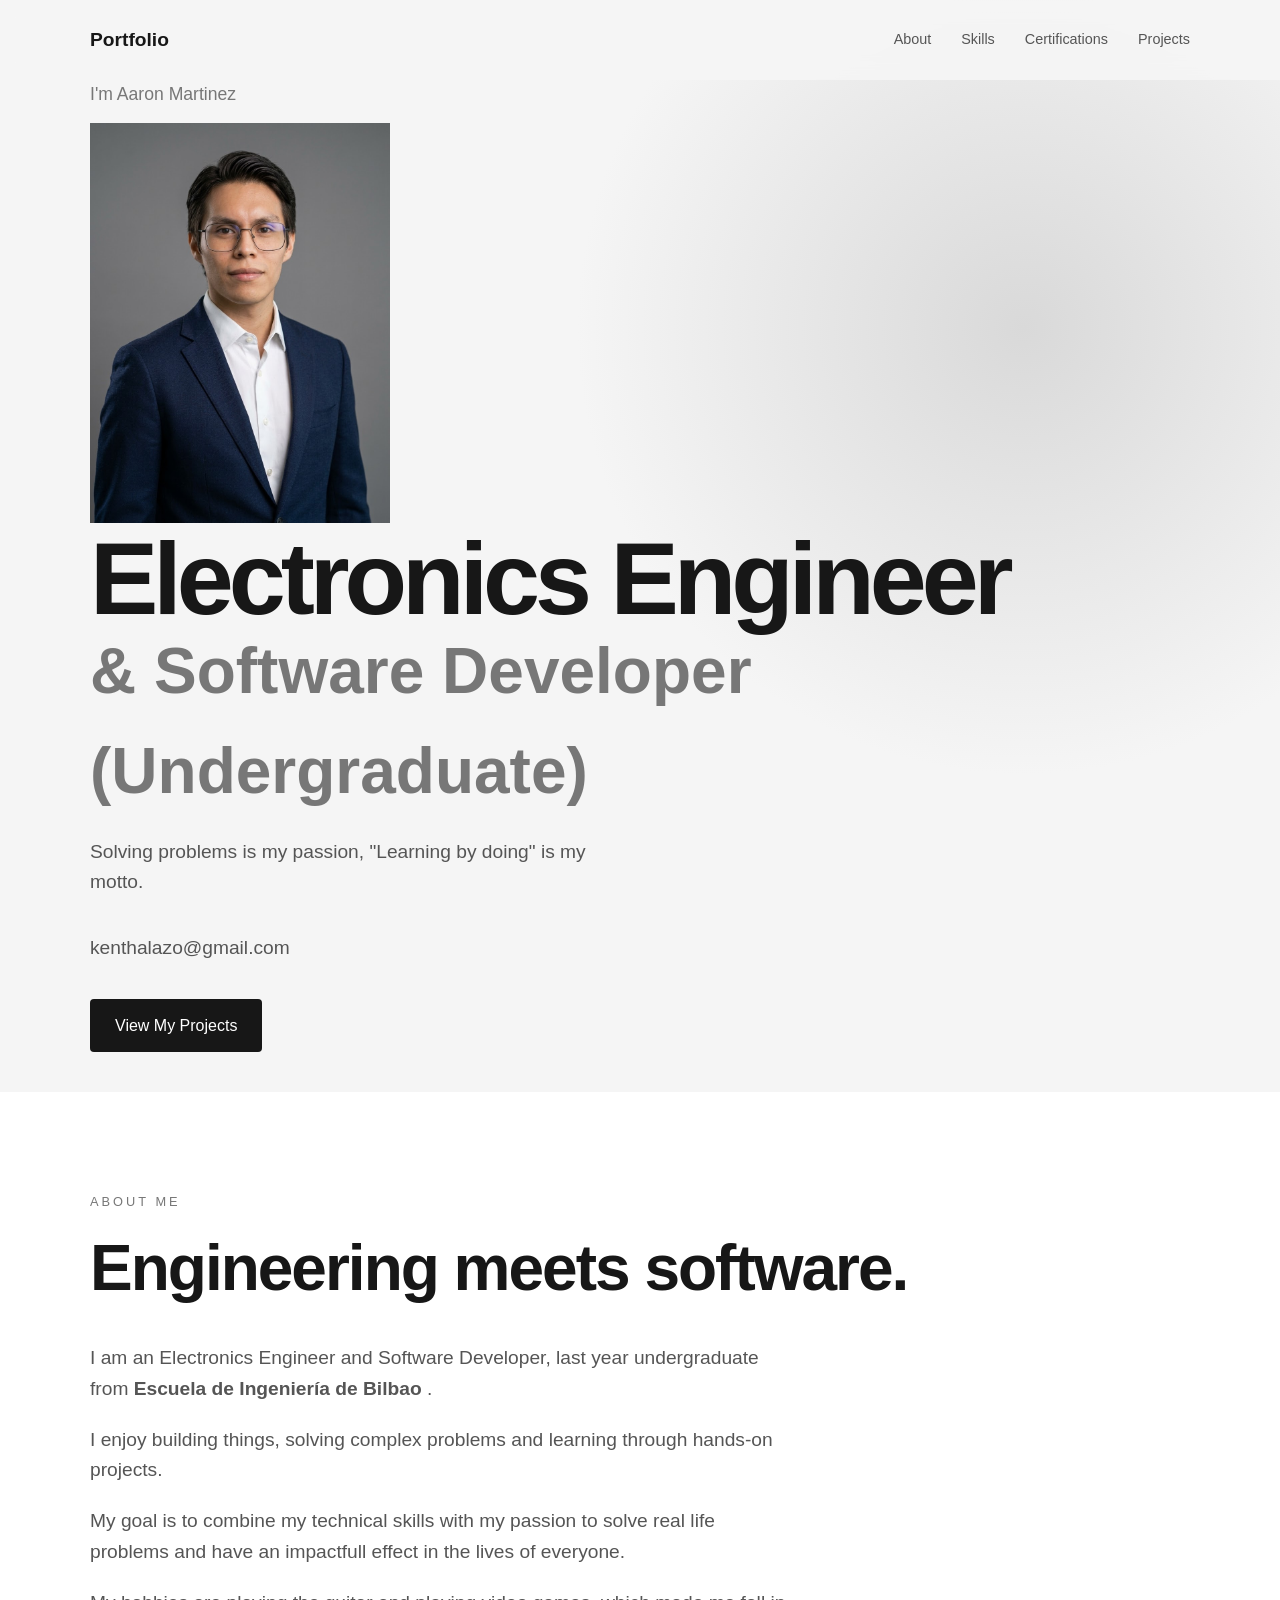
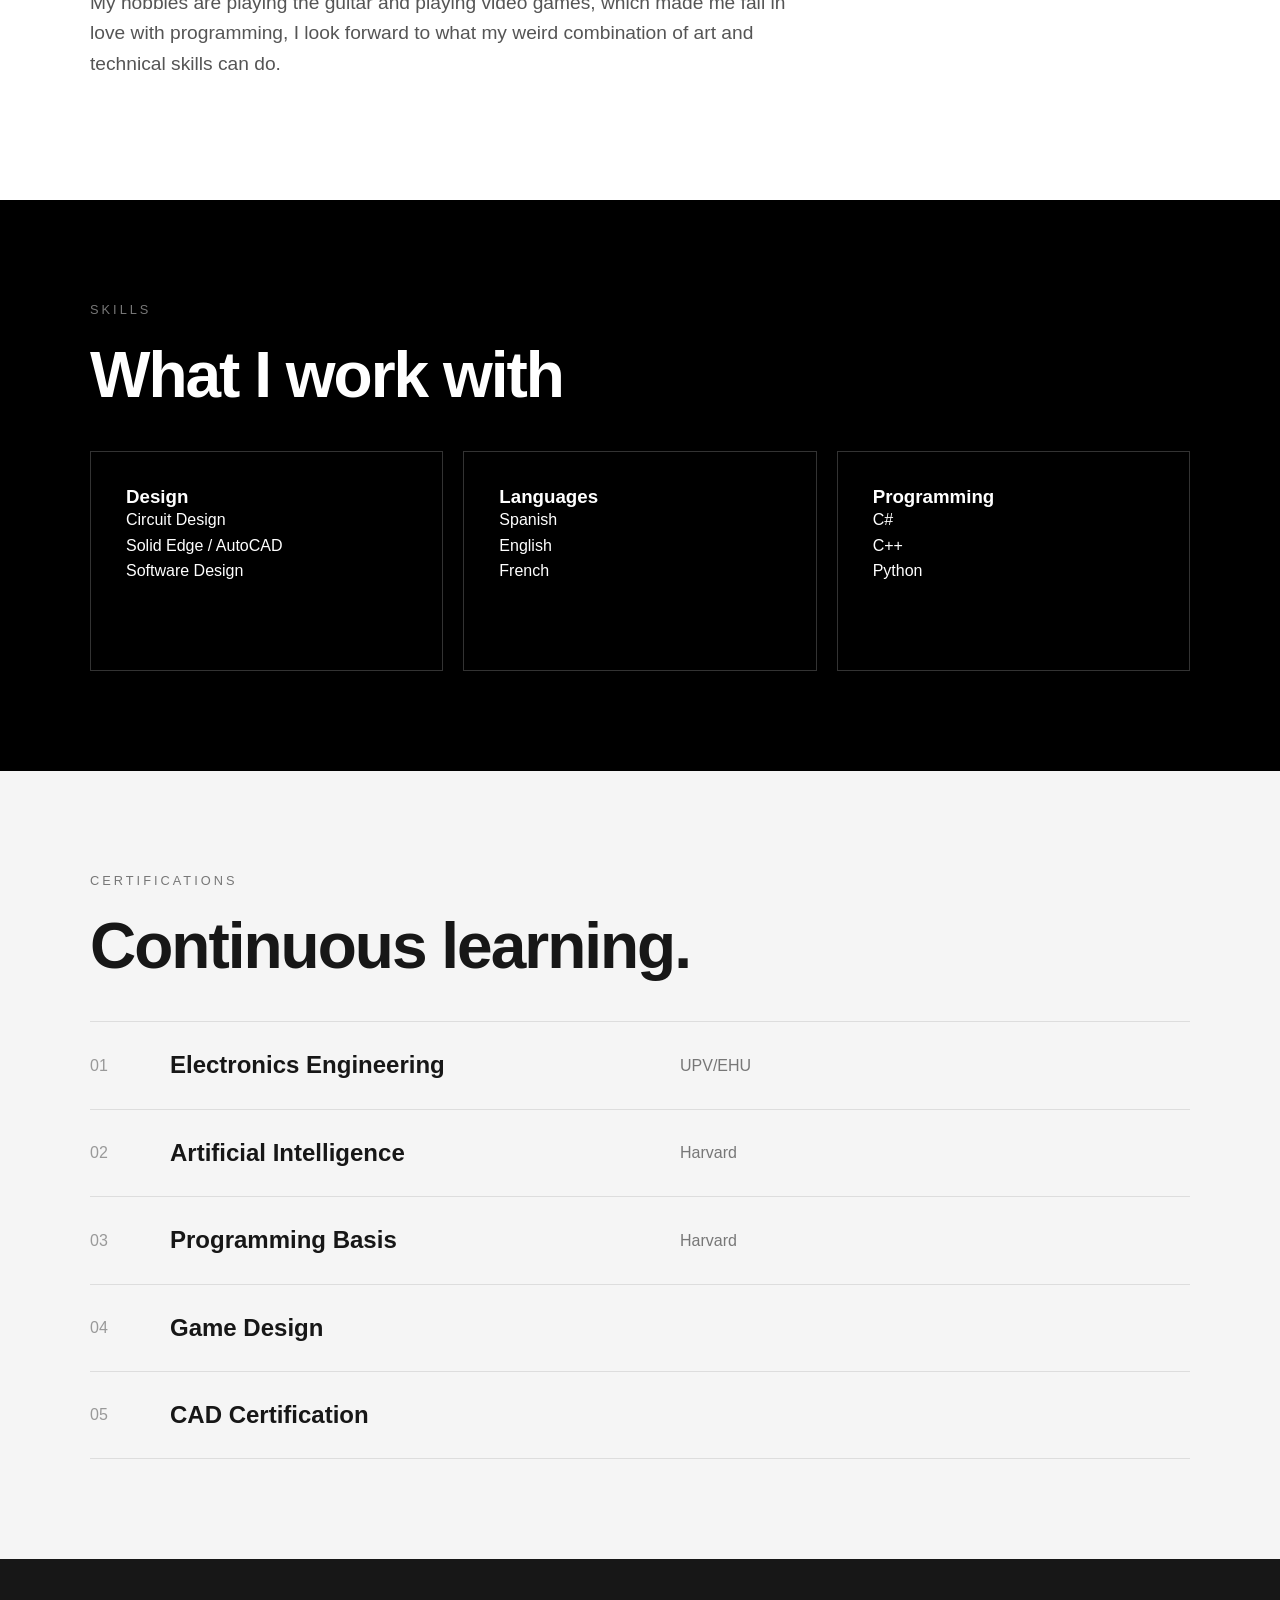
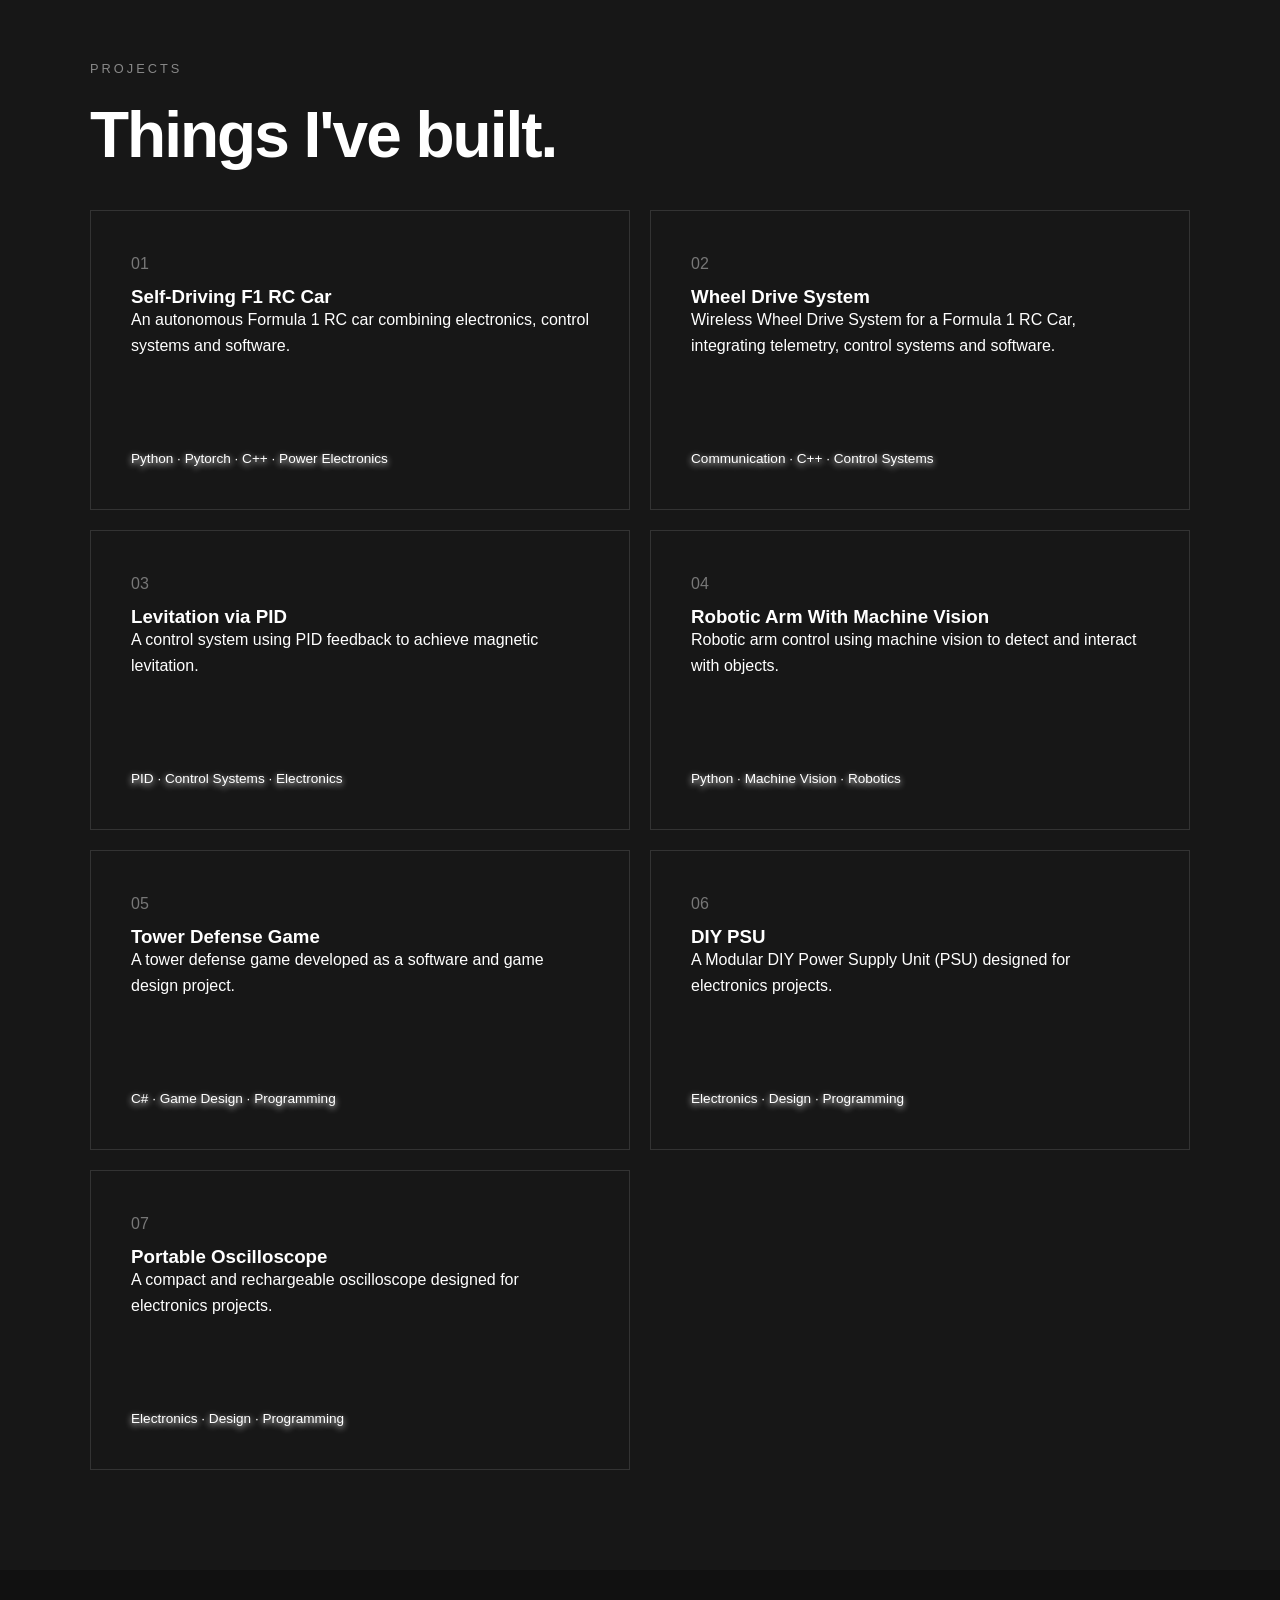
<file: index.html>
<html lang="en">
<head>
    <meta charset="UTF-8">
    <meta name="viewport" content="width=device-width, initial-scale=1.0">

    <title>Electronics Engineer | Software Developer</title>

    <link rel="stylesheet" href="style.css">
</head>

<body>

    <!-- Navigation -->
    <nav>
        <div class="nav-container">
            <a href="#" class="logo">Portfolio</a>

            <div class="nav-links">
                <a href="#about">About</a>
                <a href="#skills">Skills</a>
                <a href="#certifications">Certifications</a>
                <a href="#projects">Projects</a>
            </div>
        </div>
    </nav>


    <!-- Hero Section -->
    <header class="hero">

        <div class="hero-content">

            <p class="intro">I'm Aaron Martinez</p>

            <img src="images/Profile.jpeg" alt="This is my picture" width="300">

            <h1>Electronics Engineer</h1>
            <h2>& Software Developer</h2>
            <h2>(Undergraduate)</h2>

            <p class="description">
                Solving problems is my passion,
                "Learning by doing" is my motto.
            </p>
            
            <p class="description">
                kenthalazo@gmail.com
            </p>

            <a href="#projects" class="button">
                View My Projects
            </a>

        </div>

    </header>


    <!-- About -->
    <section id="about">

        <div class="container">

            <p class="section-label">ABOUT ME</p>

            <h2>Engineering meets software.</h2>

            <p>
                I am an Electronics Engineer and Software Developer,
                last year undergraduate from <strong> Escuela de Ingeniería de Bilbao </strong>.
            </p>

            <p>
                I enjoy building things, solving complex problems and
                learning through hands-on projects.
            </p>

            <p>My goal is to combine my technical skills with my passion to solve real life problems and have an impactfull effect in the lives of everyone.</p>

            <p>My hobbies are playing the guitar and playing video games, which made me fall in love with programming, I look forward to what my weird combination of art and technical skills can do.</p>

        </div>

    </section>


    <!-- Skills -->
    <section id="skills" class="dark-section-underlay">

        <div class="container-underlay">
            <p class="section-label">SKILLS</p>

            <h2>What I work with</h2>

            <div class="skills-grid">

                <div class="skill-card-design">
                    <h3>Design</h3>
                    <p>
                        Circuit Design<br>
                        Solid Edge / AutoCAD<br>
                        Software Design
                    </p>
                </div>

                <div class="skill-card-languages">
                    <h3>Languages</h3>
                    <p>
                        Spanish<br>
                        English<br>
                        French
                    </p>
                </div>

                <div class="skill-card-programming">
                    <h3>Programming</h3>
                    <p>
                        C#<br>
                        C++<br>
                        Python
                    </p>
                </div>

            </div>

        </div>

    </section>


    <!-- Certifications -->
    <section id="certifications">

        <div class="container">

            <p class="section-label">CERTIFICATIONS</p>

            <h2>Continuous learning.</h2>

            <div class="certifications-list">
                
                <div class="certification">
                    <span>01</span>
                    <h3><a href="Certificates/University_Certificate.html">Electronics Engineering</a></h3>
                    <p>UPV/EHU</p>
                </div>

                <div class="certification">
                    <span>02</span>
                    <h3><a href="Certificates/AI_Certificate.html">Artificial Intelligence</a></h3>
                    <p>Harvard</p>
                </div>
                
                <div class="certification">
                    <span>03</span>
                    <h3><a href="Certificates/Programming_Certificate.html">Programming Basis</a></h3>
                    <p>Harvard</p>
                </div>

                <div class="certification">
                    <span>04</span>
                    <h3><a href="Certificates/Game_Certificate.html">Game Design</a></h3>
                </div>

                <div class="certification">
                    <span>05</span>
                    <h3>CAD Certification</h3>
                </div>

            </div>

        </div>

    </section>


    <!-- Projects -->
    <section id="projects" class="dark-section">

        <div class="container">

            <p class="section-label">PROJECTS</p>

            <h2>Things I've built.</h2>

            <div class="projects-grid">

                <article class="project-card-1">
                    <div class="project-number">01</div>

                    <h3><a href="Projects/F1_paper.html">Self-Driving F1 RC Car</a></h3>

                    <p>
                        An autonomous Formula 1 RC car combining
                        electronics, control systems and software.
                    </p>

                    <span class="project-tags">
                        Python · Pytorch · C++ · Power Electronics
                    </span>
                </article>

                <article class="project-card-2">
                    <div class="project-number">02</div>

                    <h3><a href="Projects/Formula_Wheel_paper.html">Wheel Drive System</a></h3>

                    <p>
                        Wireless Wheel Drive System for a Formula 1 RC Car, integrating
                        telemetry, control systems and software.
                    </p>

                    <span class="project-tags">
                        Communication · C++ · Control Systems
                    </span>
                </article>


                <article class="project-card-3">
                    <div class="project-number">03</div>

                    <h3><a href="Projects/Levitator_paper.html">Levitation via PID</a></h3>

                    <p>
                        A control system using PID feedback to
                        achieve magnetic levitation.
                    </p>

                    <span class="project-tags">
                        PID · Control Systems · Electronics
                    </span>
                </article>


                <article class="project-card-4">
                    <div class="project-number">04</div>

                    <h3><a href="Projects/Arm_Control.html">Robotic Arm With Machine Vision</a></h3>

                    <p>
                        Robotic arm control using machine vision
                        to detect and interact with objects.
                    </p>

                    <span class="project-tags">
                        Python · Machine Vision · Robotics
                    </span>
                </article>


                <article class="project-card-5">
                    <div class="project-number">05</div>

                    <h3><a href="https://kenthalazo23.itch.io/behind-walls">Tower Defense Game</a></h3>

                    <p>
                        A tower defense game developed as a
                        software and game design project.
                    </p>

                    <span class="project-tags">
                        C# · Game Design · Programming
                    </span>
                </article>

                <article class="project-card-6">
                    <div class="project-number">06</div>

                    <h3>DIY PSU</h3>

                    <p>
                        A Modular DIY Power Supply Unit (PSU) designed for electronics projects.
                    </p>

                    <span class="project-tags">
                        Electronics · Design · Programming
                    </span>
                </article>

                <article class="project-card-7">
                    <div class="project-number">07</div>

                    <h3>Portable Oscilloscope</h3>

                    <p>
                        A compact and rechargeable oscilloscope designed for electronics projects.
                    </p>

                    <span class="project-tags">
                        Electronics · Design · Programming
                    </span>

                </article>

            </div>

        </div>

    </section>


    <!-- Footer -->
    <footer>

        <p>
            
        </p>

    </footer>


</body>
</html>
</file>
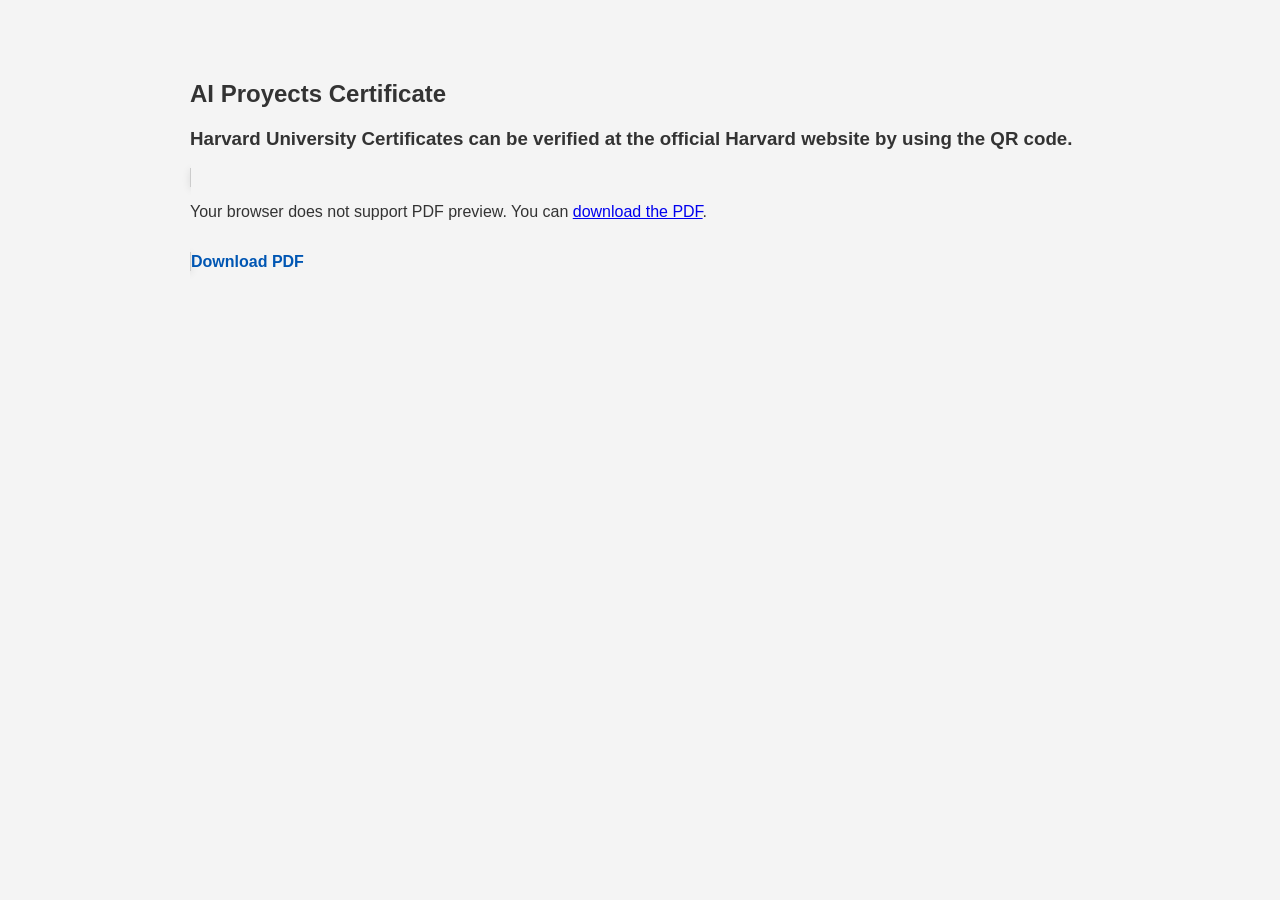
<file: Certificates/AI_Certificate.html>
<!DOCTYPE html>
<html lang="en">
  <head>
    <meta charset="UTF-8" />
    <meta name="viewport" content="width=device-width, initial-scale=1.0" />
    <title>AI Programming</title>
    <style>
      body {
        margin: 0;
        font-family: Arial, sans-serif;
        background: #f4f4f4;
        color: #333;
      }

      .container {
        max-width: 900px;
        margin: 40px auto;
        padding: 20px;
      }

      .pdf-frame {
        width: 100%;
        height: 80vh;
        border: 1px solid #ccc;
        background: #fff;
        box-shadow: 0 2px 8px rgba(0, 0, 0, 0.1);
      }

      .download-link {
        display: inline-block;
        margin-top: 16px;
        text-decoration: none;
        color: #0056b3;
        font-weight: bold;
      }
    </style>
  </head>
  <body>
    <div class="container">
      <h2>AI Proyects Certificate </h2>
      <h3>Harvard University Certificates can be verified at the official Harvard website by using the QR code.</h3>

      <object class="pdf-frame" data="your-file.pdf" type="application/pdf">
        <p>
          Your browser does not support PDF preview. You can
          <a href="CS50AI.pdf" target="_blank">download the PDF</a>.
        </p>
      </object>

      <a class="download-link" href="CS50AI.pdf" target="_blank">Download PDF</a>
    </div>
  </body>
</html>
</file>
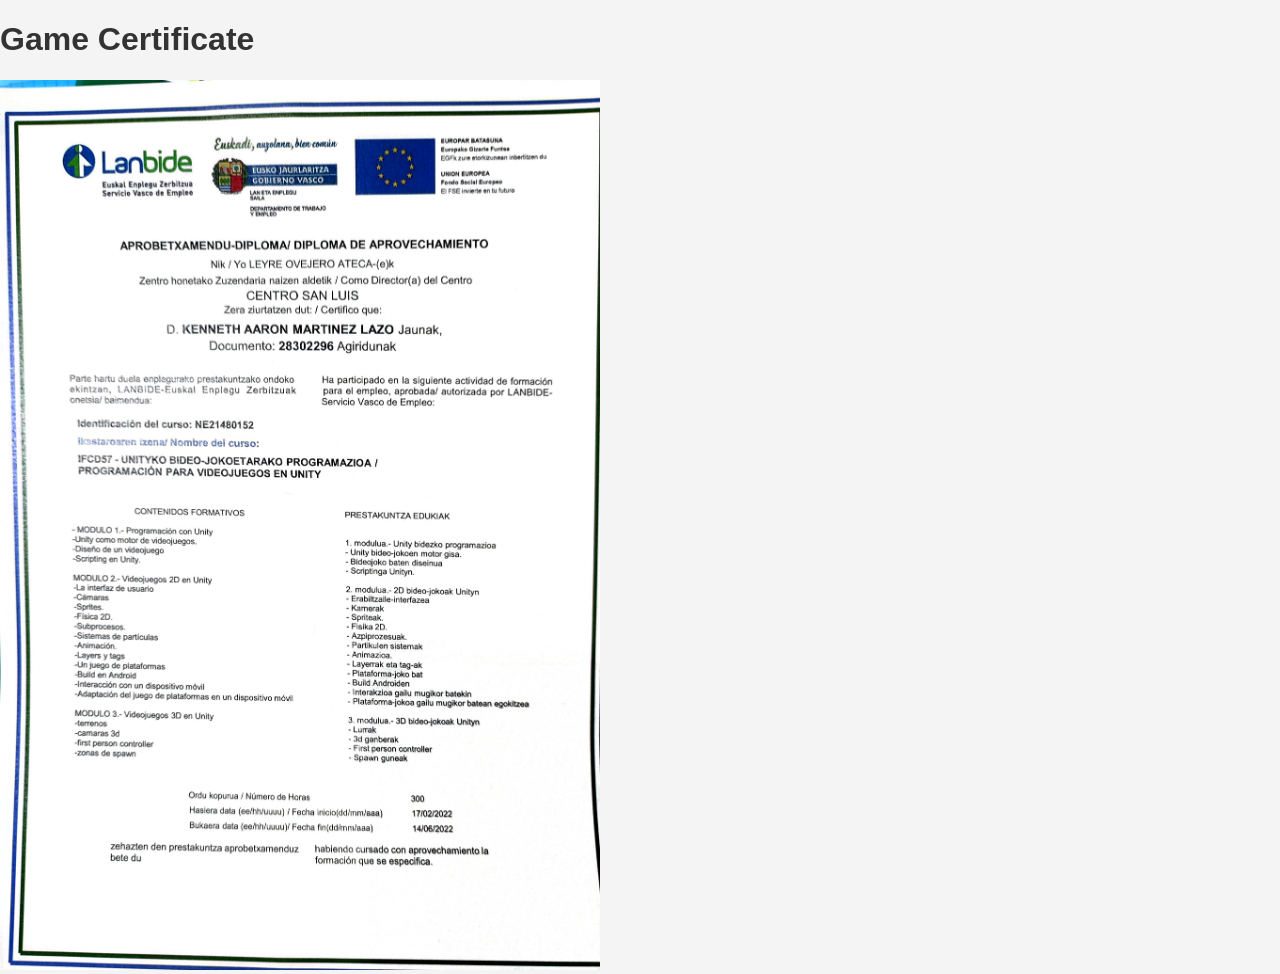
<file: Certificates/Game_Certificate.html>
<!DOCTYPE html>
<html lang="en">
<head>
  <meta charset="UTF-8" />
  <meta name="viewport" content="width=device-width, initial-scale=1.0" />
  <title>Game Certificate</title>
  <style>
    body {
      margin: 0;
      font-family: Arial, sans-serif;
      background: #f4f4f4;
      color: #333;
    }

    .container {
      width: auto;
      margin: 40px auto;
      padding: 20px;
    }
  </style>
</head>
<body>
  <h1>Game Certificate</h1>
  <img src="Game_Cert.jpg" alt="Game Certificate", width="600" height="auto">
</body>
</html>
</file>
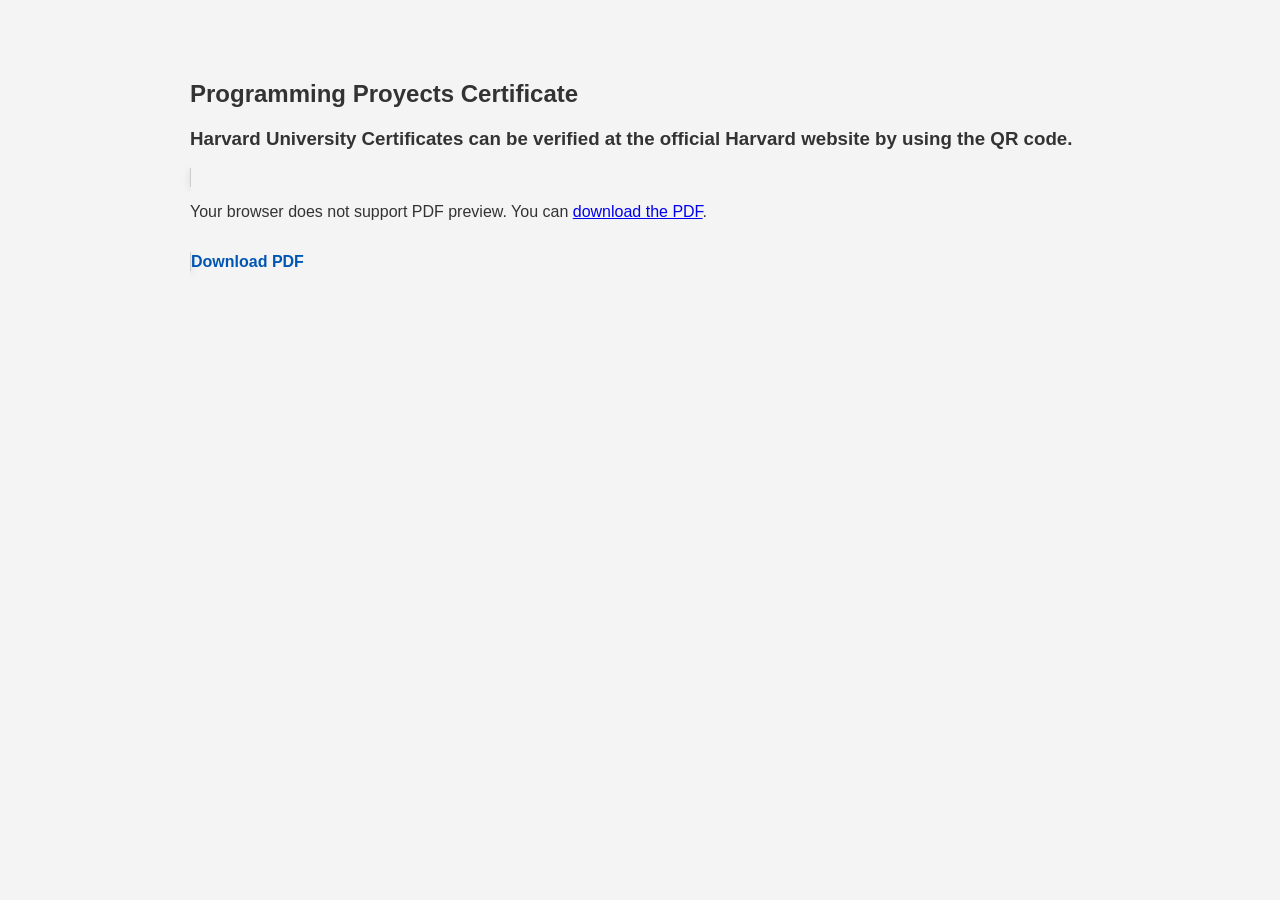
<file: Certificates/Programming_Certificate.html>
<!DOCTYPE html>
<html lang="en">
  <head>
    <meta charset="UTF-8" />
    <meta name="viewport" content="width=device-width, initial-scale=1.0" />
    <title>Programming Certificate</title>
    <style>
      body {
        margin: 0;
        font-family: Arial, sans-serif;
        background: #f4f4f4;
        color: #333;
      }

      .container {
        max-width: 900px;
        margin: 40px auto;
        padding: 20px;
      }

      .pdf-frame {
        width: 100%;
        height: 80vh;
        border: 1px solid #ccc;
        background: #fff;
        box-shadow: 0 2px 8px rgba(0, 0, 0, 0.1);
      }

      .download-link {
        display: inline-block;
        margin-top: 16px;
        text-decoration: none;
        color: #0056b3;
        font-weight: bold;
      }
    </style>
  </head>
  <body>
    <div class="container">
      <h2>Programming Proyects Certificate </h2>
      <h3>Harvard University Certificates can be verified at the official Harvard website by using the QR code.</h3>

      <object class="pdf-frame" data="your-file.pdf" type="application/pdf">
        <p>
          Your browser does not support PDF preview. You can
          <a href="CS50x.pdf" target="_blank">download the PDF</a>.
        </p>
      </object>

      <a class="download-link" href="CS50x.pdf" target="_blank">Download PDF</a>
    </div>
  </body>
</html>
</file>
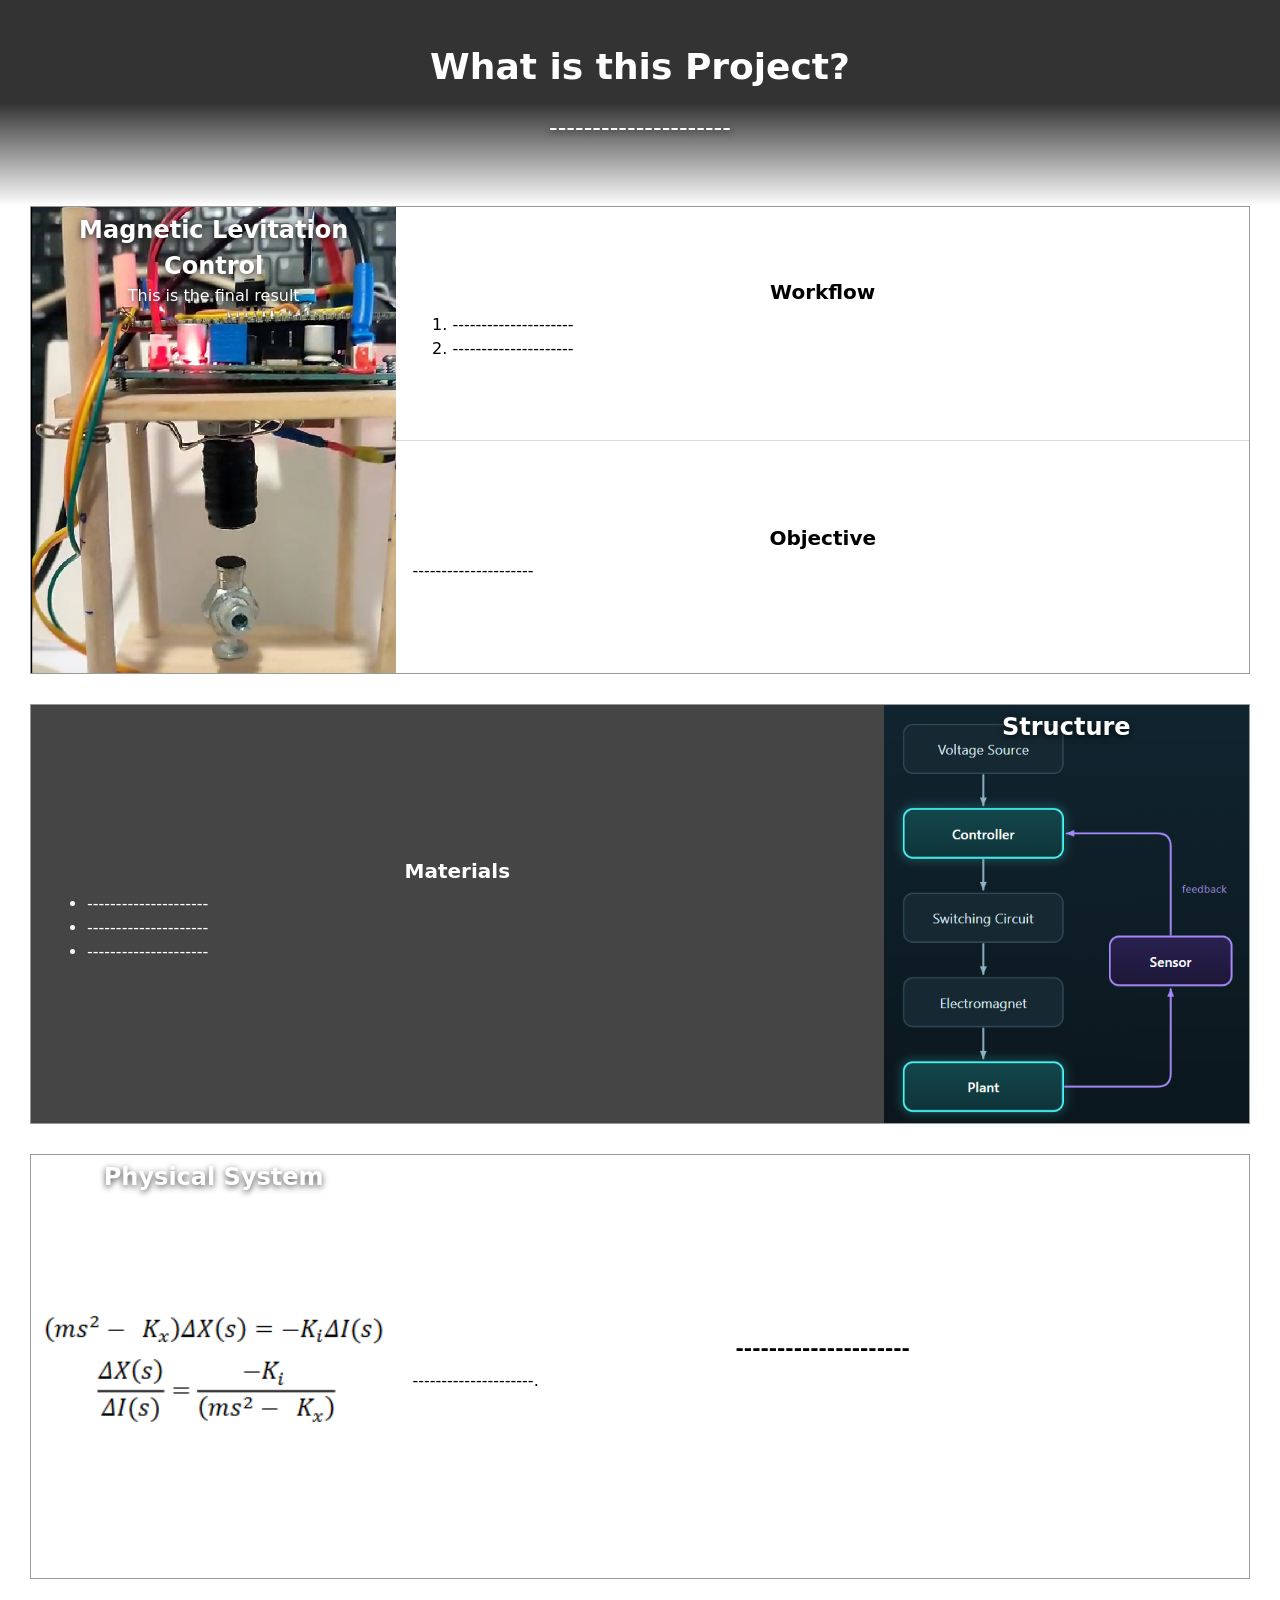
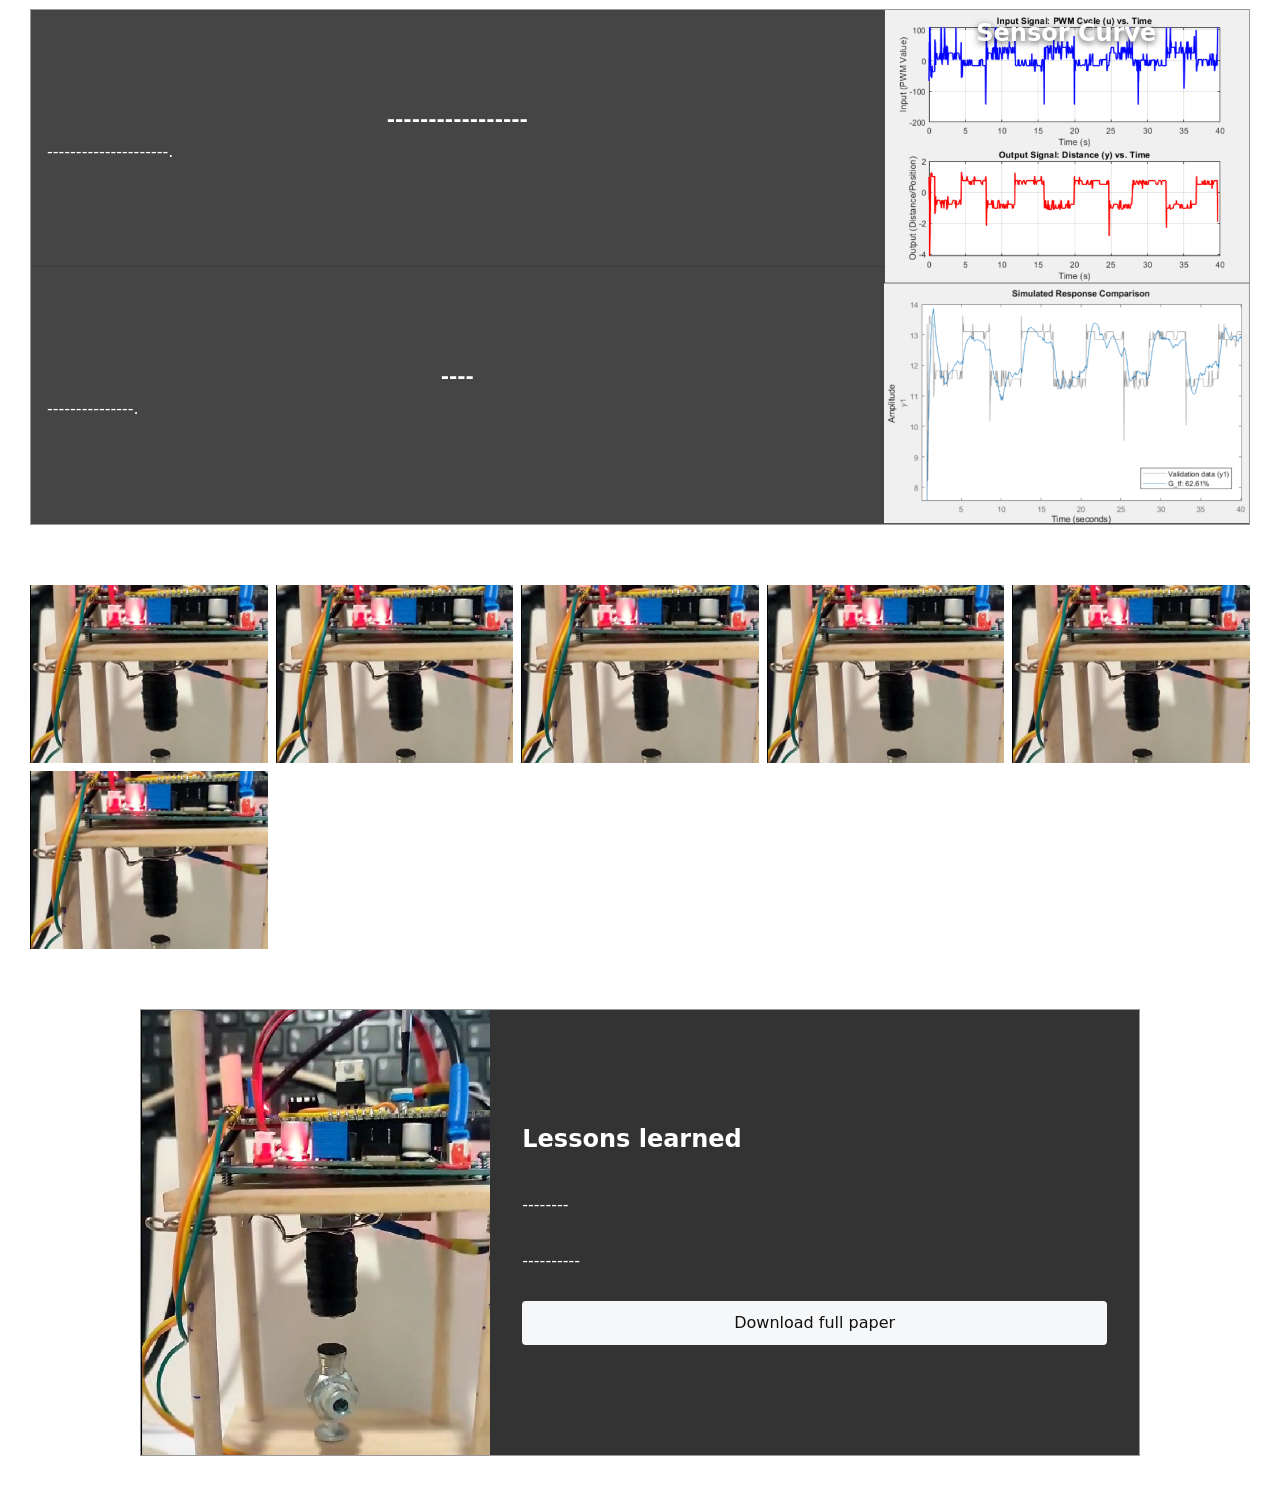
<file: Projects/Arm_Control.html>
<!DOCTYPE html>
<html lang="en">
<head>
    <meta charset="UTF-8">
    <meta name="viewport" content="width=device-width, initial-scale=1.0">
    <title>Arm Control</title>
    <link rel="stylesheet" href="style.css">
</head>
<body>

    <!-- 1. HERO / INTRO -->
    <header class="top-description">
        <h1>What is this Project?</h1>
        <p>
            ---------------------
        </p>
    </header>

    <!-- 2. ALTERNATING LIST (odd = image left, even = image right, automatic) -->
    <main class="project-list">

        <article class="list-item">
            <div class="media">
                <img src="project_images/Levitator_1.png" alt="Levitator Image">
                <div class="overlay">
                    <h1>Magnetic Levitation Control</h1>
                    <p>This is the final result</p>
                </div>
            </div>
            <div class="content">
                <section class="panel">
                    <h2>Workflow</h2>
                    <ol>
                        <li>---------------------</li>
                        <li>---------------------</li>
                    </ol>
                </section>
                <section class="panel">
                    <h2>Objective</h2>
                    <p>---------------------</p>
                </section>
            </div>
        </article>


        <article class="list-item">
            <div class="media">
                <img src="project_images/Diagram_Maglev.png" alt="Levitator structure">
                <div class="overlay"><h1>Structure</h1></div>
            </div>
            <div class="content">
                <section class="panel">
                    <h2>Materials</h2>
                    <ul>
                        <li>---------------------</li>
                        <li>---------------------</li>
                        <li>---------------------</li>
                    </ul>
                </section>
            </div>
        </article>

        <article class="list-item">
            <div class="media">
                <img src="project_images/Levitation_Formula.png" alt="Physical system">
                <div class="overlay"><h1>Physical System</h1></div>
            </div>
            <div class="content">
                <section class="panel">
                    <h2>---------------------</h2>
                    <p>---------------------.</p>
                </section>
            </div>
        </article>

        <article class="list-item">
            <div class="media">
                <img src="project_images/Black_Box_Solution.png" alt="Sensor curve">
                <div class="overlay"><h1>Sensor Curve</h1></div>
            </div>
            <div class="content">
                <section class="panel">
                    <h2>-----------------</h2>
                    <p>---------------------.</p>
                </section>
                <section class="panel">
                    <h2>----</h2>
                    <p>---------------.</p>
                </section>
            </div>
        </article>

    </main>

    <!-- 3. GALLERY (add as many images as you want) -->
    <section class="gallery">
        <img src="project_images/Levitator_1.png" alt="">
        <img src="project_images/Levitator_1.png" alt="">
        <img src="project_images/Levitator_1.png" alt="">
        <img src="project_images/Levitator_1.png" alt="">
        <img src="project_images/Levitator_1.png" alt="">
        <img src="project_images/Levitator_1.png" alt="">
    </section>

    <!-- 4. CLOSING NARRATIVE -->
    <section class="closing">
        <img src="project_images/Levitator_1.png" alt="The finished maglev device">

        <div class="closing-text">
            <h2>Lessons learned</h2>
            <p>
                --------
            </p>
            <p>
                ----------
            </p>
            <a class="download-button" href="Papers/AI_Control.pdf">Download full paper</a>
        </div>
    </section>

</body>
</html>
</file>
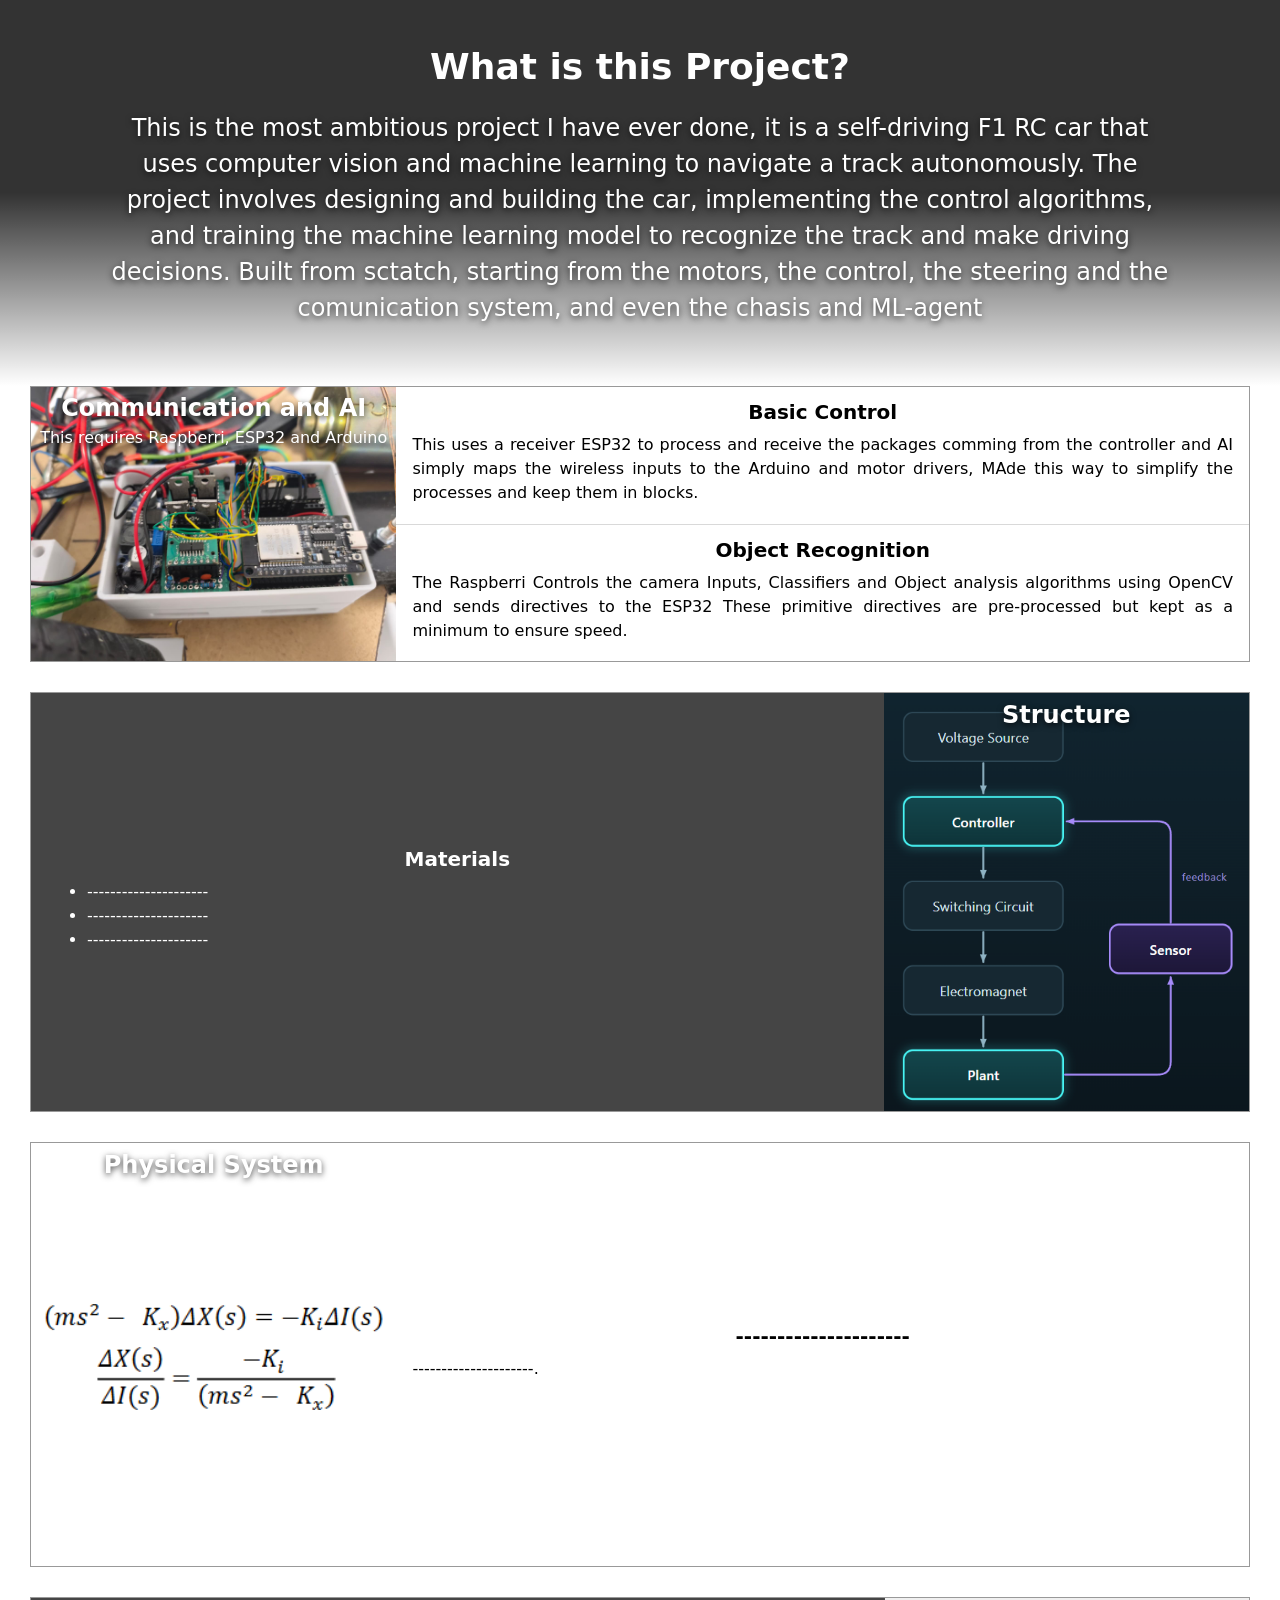
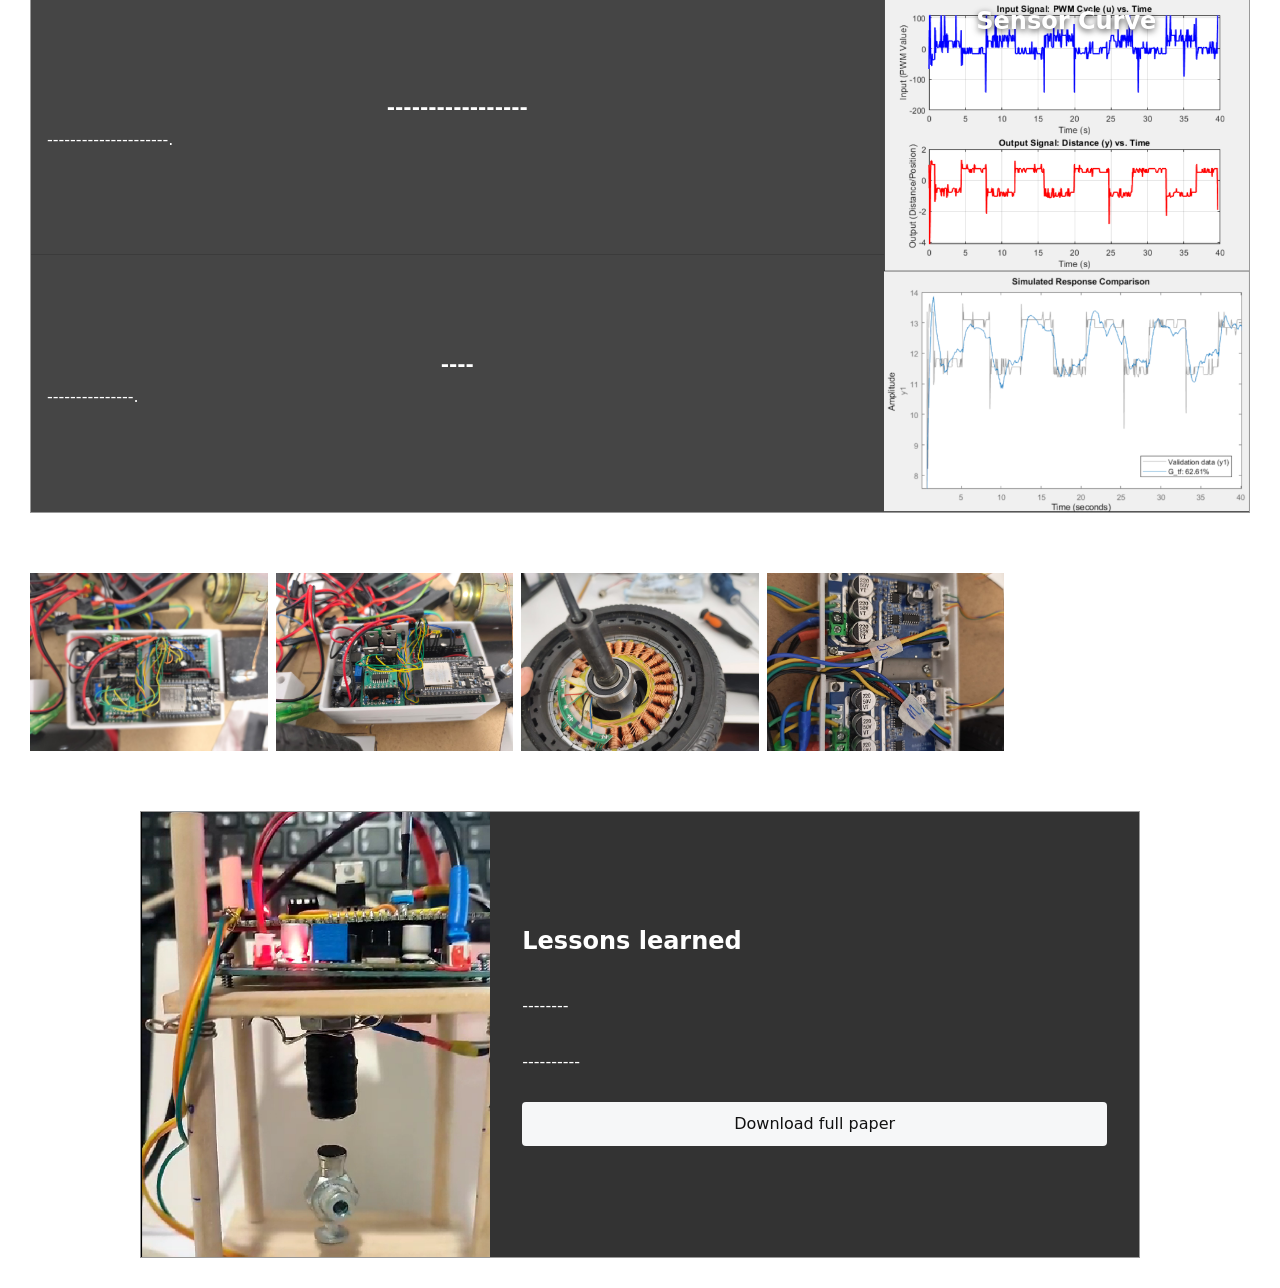
<file: Projects/F1_paper.html>
<!DOCTYPE html>
<html lang="en">
<head>
    <meta charset="UTF-8">
    <meta name="viewport" content="width=device-width, initial-scale=1.0">
    <title>FSD F1</title>
    <link rel="stylesheet" href="style.css">
</head>
<body>

    <!-- 1. HERO / INTRO -->
    <header class="top-description">
        <h1>What is this Project?</h1>
        <p>
            This is the most ambitious project I have ever done, it is a self-driving F1 RC car that uses computer vision and machine learning to navigate a track autonomously. 
            The project involves designing and building the car, implementing the control algorithms, 
            and training the machine learning model to recognize the track and make driving decisions.
            Built from sctatch, starting from the motors, the control, the steering and the comunication system, and even the chasis and ML-agent
        </p>
    </header>

    <!-- 2. ALTERNATING LIST (odd = image left, even = image right, automatic) -->
    <main class="project-list">

        <article class="list-item">
            <div class="media">
                <img src="project_images/F1_Control_2.jpeg" alt="Levitator Image">
                <div class="overlay">
                    <h1>Communication and AI</h1>
                    <p>This requires Raspberri, ESP32 and Arduino</p>
                </div>
            </div>
            <div class="content">
                <section class="panel">
                    <h2>Basic Control</h2>
                    <p>
                        This uses a receiver ESP32 to process and receive the packages comming from the controller and AI
                        simply maps the wireless inputs to the Arduino and motor drivers, MAde this way to simplify the processes and keep them in blocks.
                    </p>
                </section>
                <section class="panel">
                    <h2>Object Recognition</h2>
                    <p>
                        The Raspberri Controls the camera Inputs, Classifiers and Object analysis algorithms using OpenCV and sends directives to the ESP32
                        These primitive directives are pre-processed but kept as a minimum to ensure speed.
                    </p>
                </section>
            </div>
        </article>


        <article class="list-item">
            <div class="media">
                <img src="project_images/Diagram_Maglev.png" alt="Levitator structure">
                <div class="overlay"><h1>Structure</h1></div>
            </div>
            <div class="content">
                <section class="panel">
                    <h2>Materials</h2>
                    <ul>
                        <li>---------------------</li>
                        <li>---------------------</li>
                        <li>---------------------</li>
                    </ul>
                </section>
            </div>
        </article>

        <article class="list-item">
            <div class="media">
                <img src="project_images/Levitation_Formula.png" alt="Physical system">
                <div class="overlay"><h1>Physical System</h1></div>
            </div>
            <div class="content">
                <section class="panel">
                    <h2>---------------------</h2>
                    <p>---------------------.</p>
                </section>
            </div>
        </article>

        <article class="list-item">
            <div class="media">
                <img src="project_images/Black_Box_Solution.png" alt="Sensor curve">
                <div class="overlay"><h1>Sensor Curve</h1></div>
            </div>
            <div class="content">
                <section class="panel">
                    <h2>-----------------</h2>
                    <p>---------------------.</p>
                </section>
                <section class="panel">
                    <h2>----</h2>
                    <p>---------------.</p>
                </section>
            </div>
        </article>

    </main>

    <!-- 3. GALLERY (add as many images as you want) -->
    <section class="gallery">
        <img src="project_images/F1_Control.jpeg" alt="">
        <img src="project_images/F1_Control_2.jpeg" alt="">
        <img src="project_images/F1_Motor.jpeg" alt="">
        <img src="project_images/F1_Power.jpeg" alt="">
    </section>

    <!-- 4. CLOSING NARRATIVE -->
    <section class="closing">
        <img src="project_images/Levitator_1.png" alt="The finished maglev device">

        <div class="closing-text">
            <h2>Lessons learned</h2>
            <p>
                --------
            </p>
            <p>
                ----------
            </p>
            <a class="download-button" href="Papers/MAGLEV_VER_3.pdf">Download full paper</a>
        </div>
    </section>

</body>
</html>
</file>
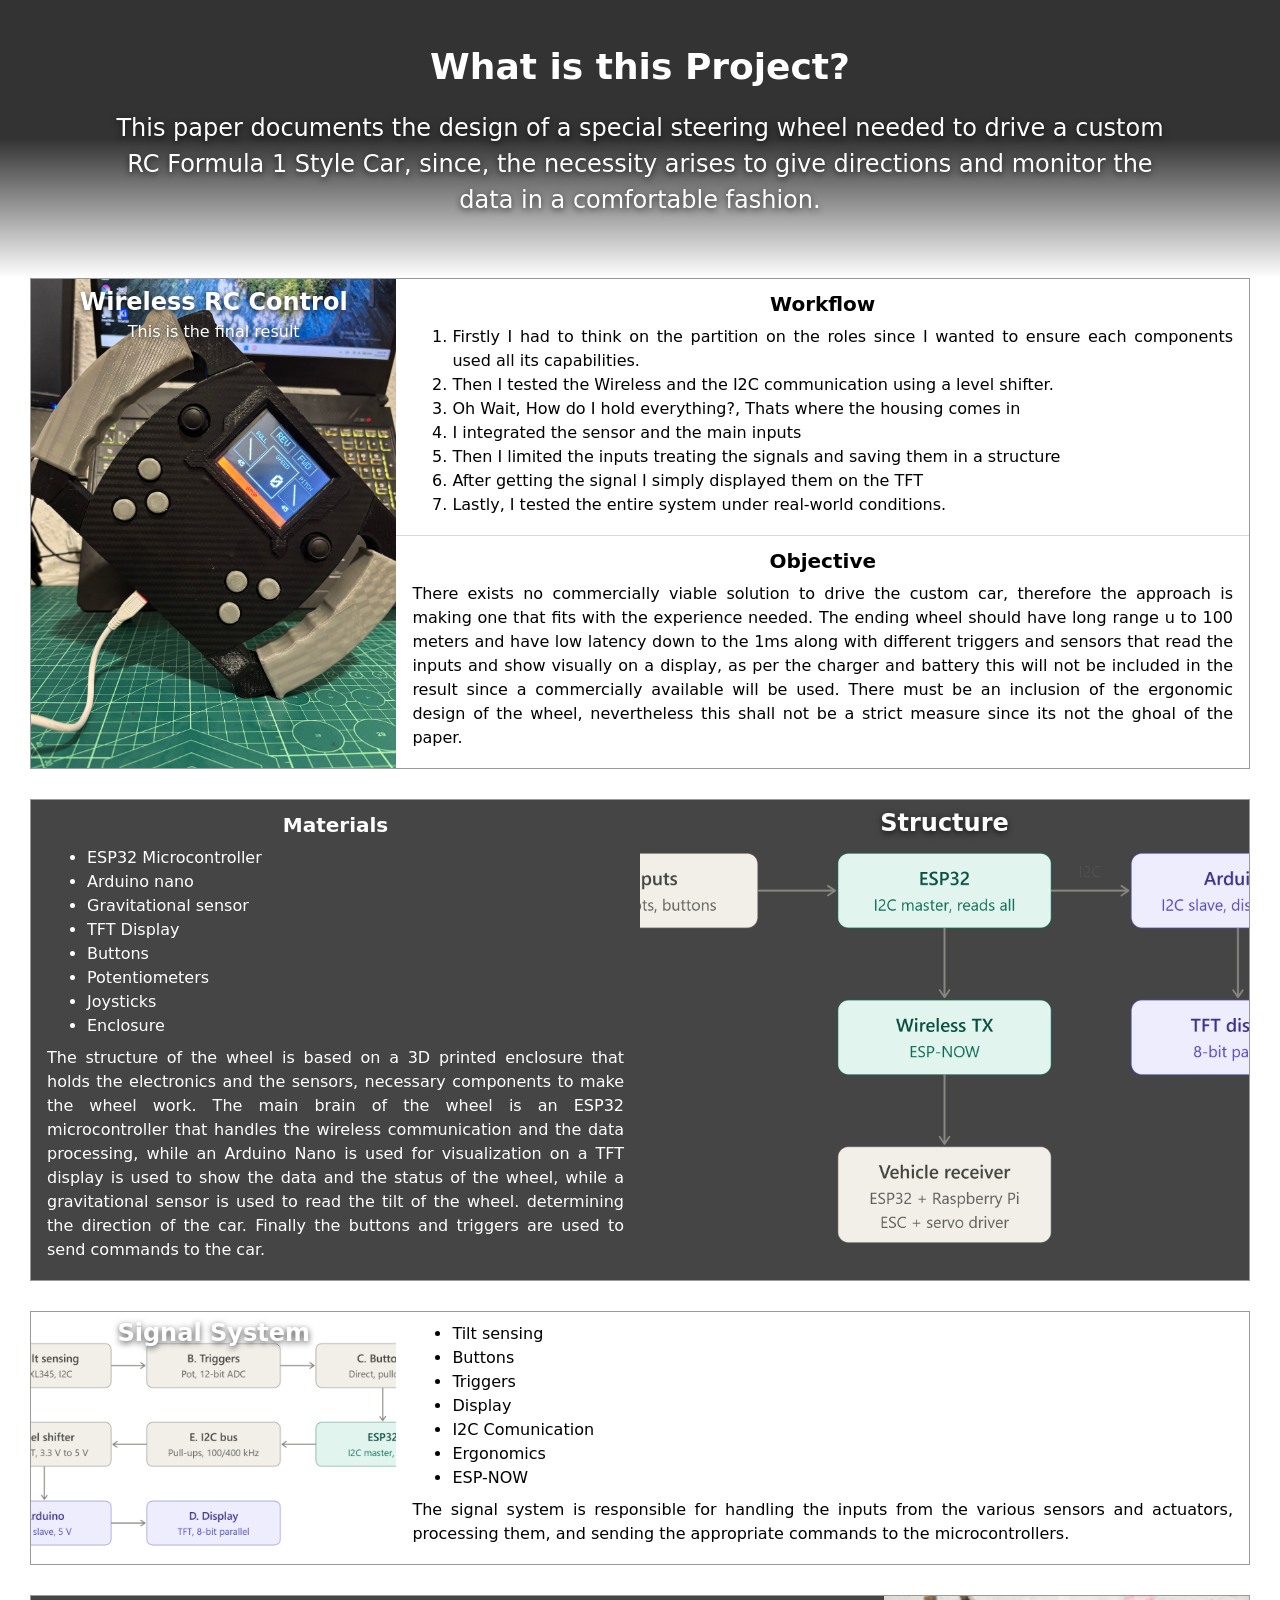
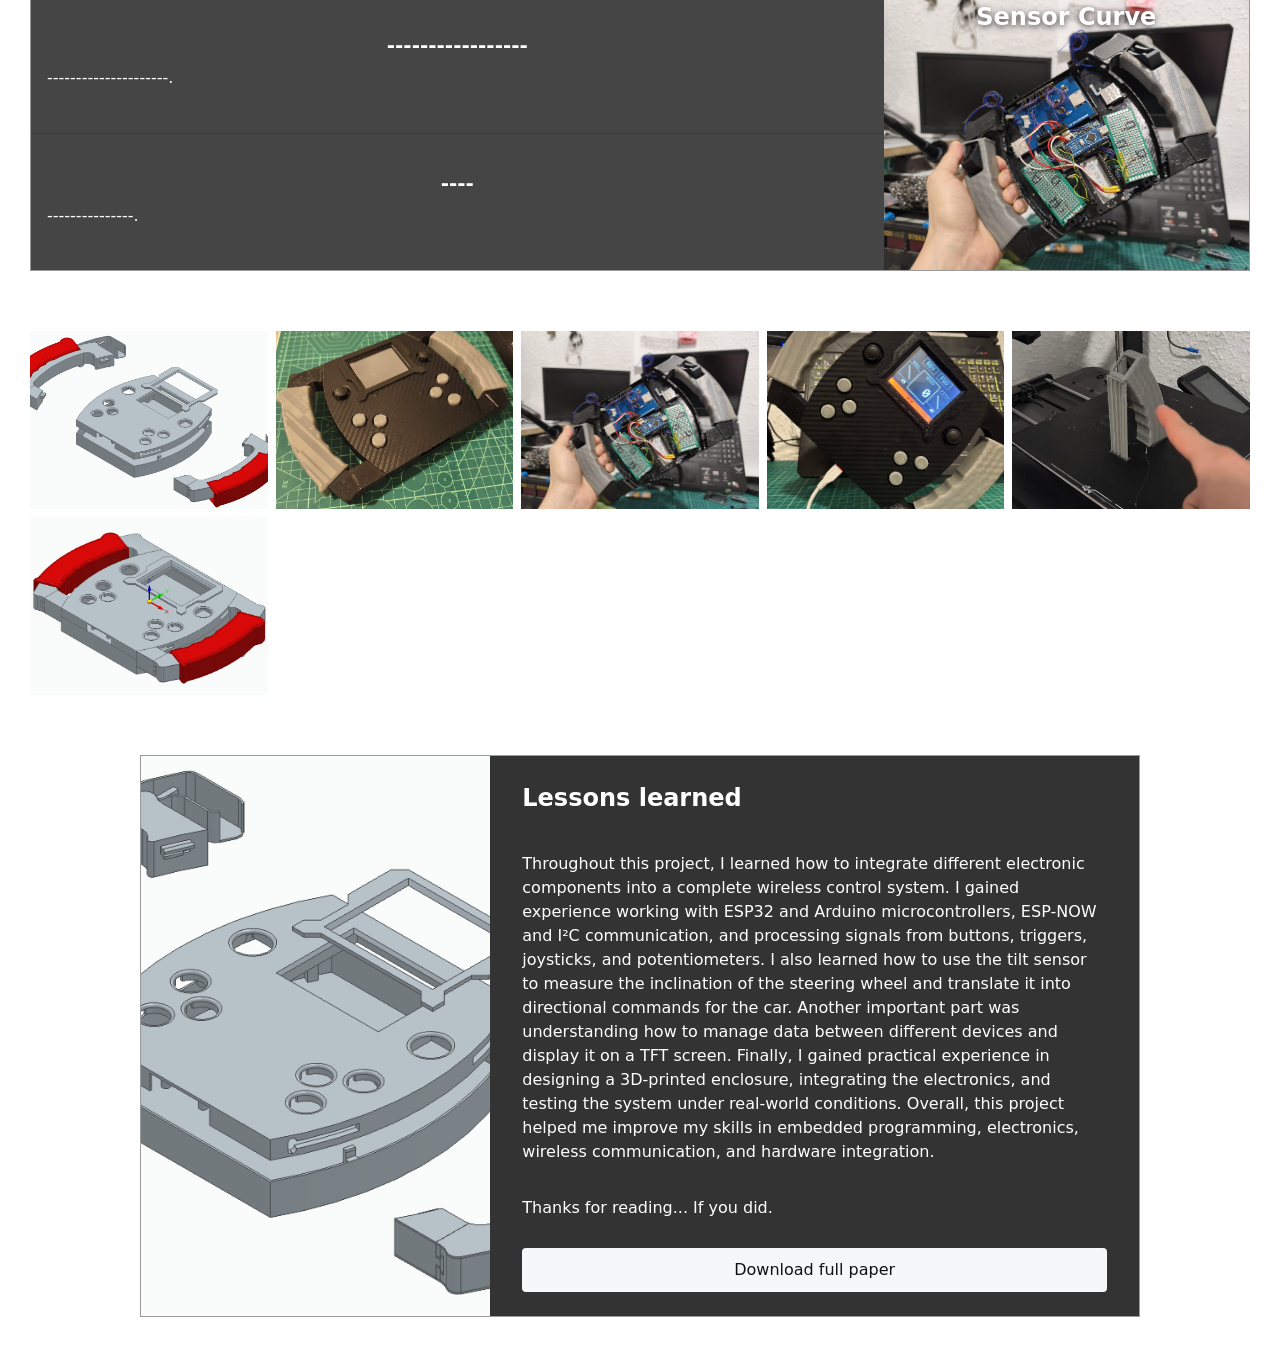
<file: Projects/Formula_Wheel_paper.html>
<!DOCTYPE html>
<html lang="en">
<head>
    <meta charset="UTF-8">
    <meta name="viewport" content="width=device-width, initial-scale=1.0">
    <title>Formula Wheel Paper</title>
    <link rel="stylesheet" href="style.css">
</head>
<body>

    <!-- 1. HERO / INTRO -->
    <header class="top-description">
        <h1>What is this Project?</h1>
        <p>
            This paper documents the design of a special steering wheel needed to drive a custom RC Formula 1 Style Car, 
            since, the necessity arises to give directions and monitor the data in a comfortable fashion.
        </p>
    </header>

    <!-- 2. ALTERNATING LIST (odd = image left, even = image right, automatic) -->
    <main class="project-list">

        <article class="list-item">
            <div class="media">
                <img src="project_images/Wheel_ON.jpeg" alt="Levitator Image">
                <div class="overlay">
                    <h1>Wireless RC Control</h1>
                    <p>This is the final result</p>
                </div>
            </div>
            <div class="content">
                <section class="panel">
                    <h2>Workflow</h2>
                    <ol>
                        <li> Firstly I had to think on the partition on the roles since I wanted to ensure each components used all its capabilities.</li>
                        <li> Then I tested the Wireless and the I2C communication using a level shifter. </li>
                        <li> Oh Wait, How do I hold everything?, Thats where the housing comes in </li>
                        <li> I integrated the sensor and the main inputs </li>
                        <li> Then I limited the inputs treating the signals and saving them in a structure </li>
                        <li> After getting the signal I simply displayed them on the TFT </li>
                        <li> Lastly, I tested the entire system under real-world conditions. </li>
                    </ol>
                </section>
                <section class="panel">
                    <h2>Objective</h2>
                    <p>There exists no commercially viable solution to drive the custom car, 
                        therefore the approach is making one that fits with the experience needed. 
                        The ending wheel should have long range u to 100 meters and have low latency down to the 1ms 
                        along with different triggers and sensors that read the inputs and show visually on a display, 
                        as per the charger and battery this will not be included in the result since a commercially available will be used. 
                        There must be an inclusion of the ergonomic design of the wheel, nevertheless this shall not be a strict measure 
                        since its not the ghoal of the paper.</p>
                </section>
            </div>
        </article>


        <article class="list-item">
            <div class="media" style="width: 50%">
                <img src="project_images/Wheel_data_flow.png" style="size: cover;" alt="Levitator structure">
                <div class="overlay"><h1>Structure</h1></div>
            </div>
            <div class="content">
                <section class="panel">
                    <h2>Materials</h2>
                    <ul>
                        <li> ESP32 Microcontroller </li>
                        <li> Arduino nano </li>
                        <li> Gravitational sensor </li>
                        <li> TFT Display </li>
                        <li> Buttons </li>
                        <li> Potentiometers </li>
                        <li> Joysticks </li>
                        <li> Enclosure </li>
                    </ul>
                    <p>
                        The structure of the wheel is based on a 3D printed enclosure that holds the electronics and the sensors, necessary components to make the wheel work.
                        The main brain of the wheel is an ESP32 microcontroller that handles the wireless communication and the data processing, 
                        while an Arduino Nano is used for visualization on a TFT display is used to show the data and the status of the wheel, 
                        while a gravitational sensor is used to read the tilt of the wheel. determining the direction of the car.
                        Finally the buttons and triggers are used to send commands to the car.
                    </p>
                </section>
            </div>
        </article>

        <article class="list-item">
            <div class="media">
                <img src="project_images/Wheel_signal.png" alt="Physical system">
                <div class="overlay"><h1>Signal System</h1></div>
            </div>
            <div class="content">
                <section class="panel">
                    <ul>
                        <li> Tilt sensing </li>
                        <li> Buttons </li> 
                        <li> Triggers </li>
                        <li> Display </li>
                        <li> I2C Comunication </li>
                        <li> Ergonomics </li>
                        <li> ESP-NOW </li>
                    </ul>
                    <p>
                        The signal system is responsible for handling the inputs from the various sensors and actuators, 
                        processing them, and sending the appropriate commands to the microcontrollers.
                    </p>

                </section>
            </div>
        </article>

        <article class="list-item">
            <div class="media">
                <img src="project_images/Wheel_Inside_2.jpeg" alt="Sensor curve">
                <div class="overlay"><h1>Sensor Curve</h1></div>
            </div>
            <div class="content">
                <section class="panel">
                    <h2>-----------------</h2>
                    <p>---------------------.</p>
                </section>
                <section class="panel">
                    <h2>----</h2>
                    <p>---------------.</p>
                </section>
            </div>
        </article>

    </main>

    <!-- 3. GALLERY (add as many images as you want) -->
    <section class="gallery">
        <img src="project_images/Wheel_Explode.png" alt="">
        <img src="project_images/Wheel_Inside_1.jpeg" alt="">
        <img src="project_images/Wheel_Inside_2.jpeg" alt="">
        <img src="project_images/Wheel_ON.jpeg" alt="">
        <img src="project_images/Handle_print.jpeg" alt="">
        <img src="project_images/Wheel_ASM.png" alt="">
    </section>

    <!-- 4. CLOSING NARRATIVE -->
    <section class="closing">
        <img src="project_images/Wheel_Explode.png" alt="The finished maglev device">

        <div class="closing-text">
            <h2>Lessons learned</h2>
            <p>
                Throughout this project, I learned how to integrate different electronic components into a complete wireless control system. 
                I gained experience working with ESP32 and Arduino microcontrollers, ESP-NOW and I²C communication, and processing signals from buttons, triggers, joysticks, and potentiometers. 
                I also learned how to use the tilt sensor to measure the inclination of the steering wheel and translate it into directional commands for the car. 
                Another important part was understanding how to manage data between different devices and display it on a TFT screen. 
                Finally, I gained practical experience in designing a 3D-printed enclosure, integrating the electronics, and testing the system under real-world conditions. 
                Overall, this project helped me improve my skills in embedded programming, electronics, wireless communication, and hardware integration.
            </p>
            <p>
                Thanks for reading... If you did.
            </p>
            <a class="download-button" href="Papers/MAGLEV_VER_3.pdf">Download full paper</a>
        </div>
    </section>

</body>
</html>
</file>
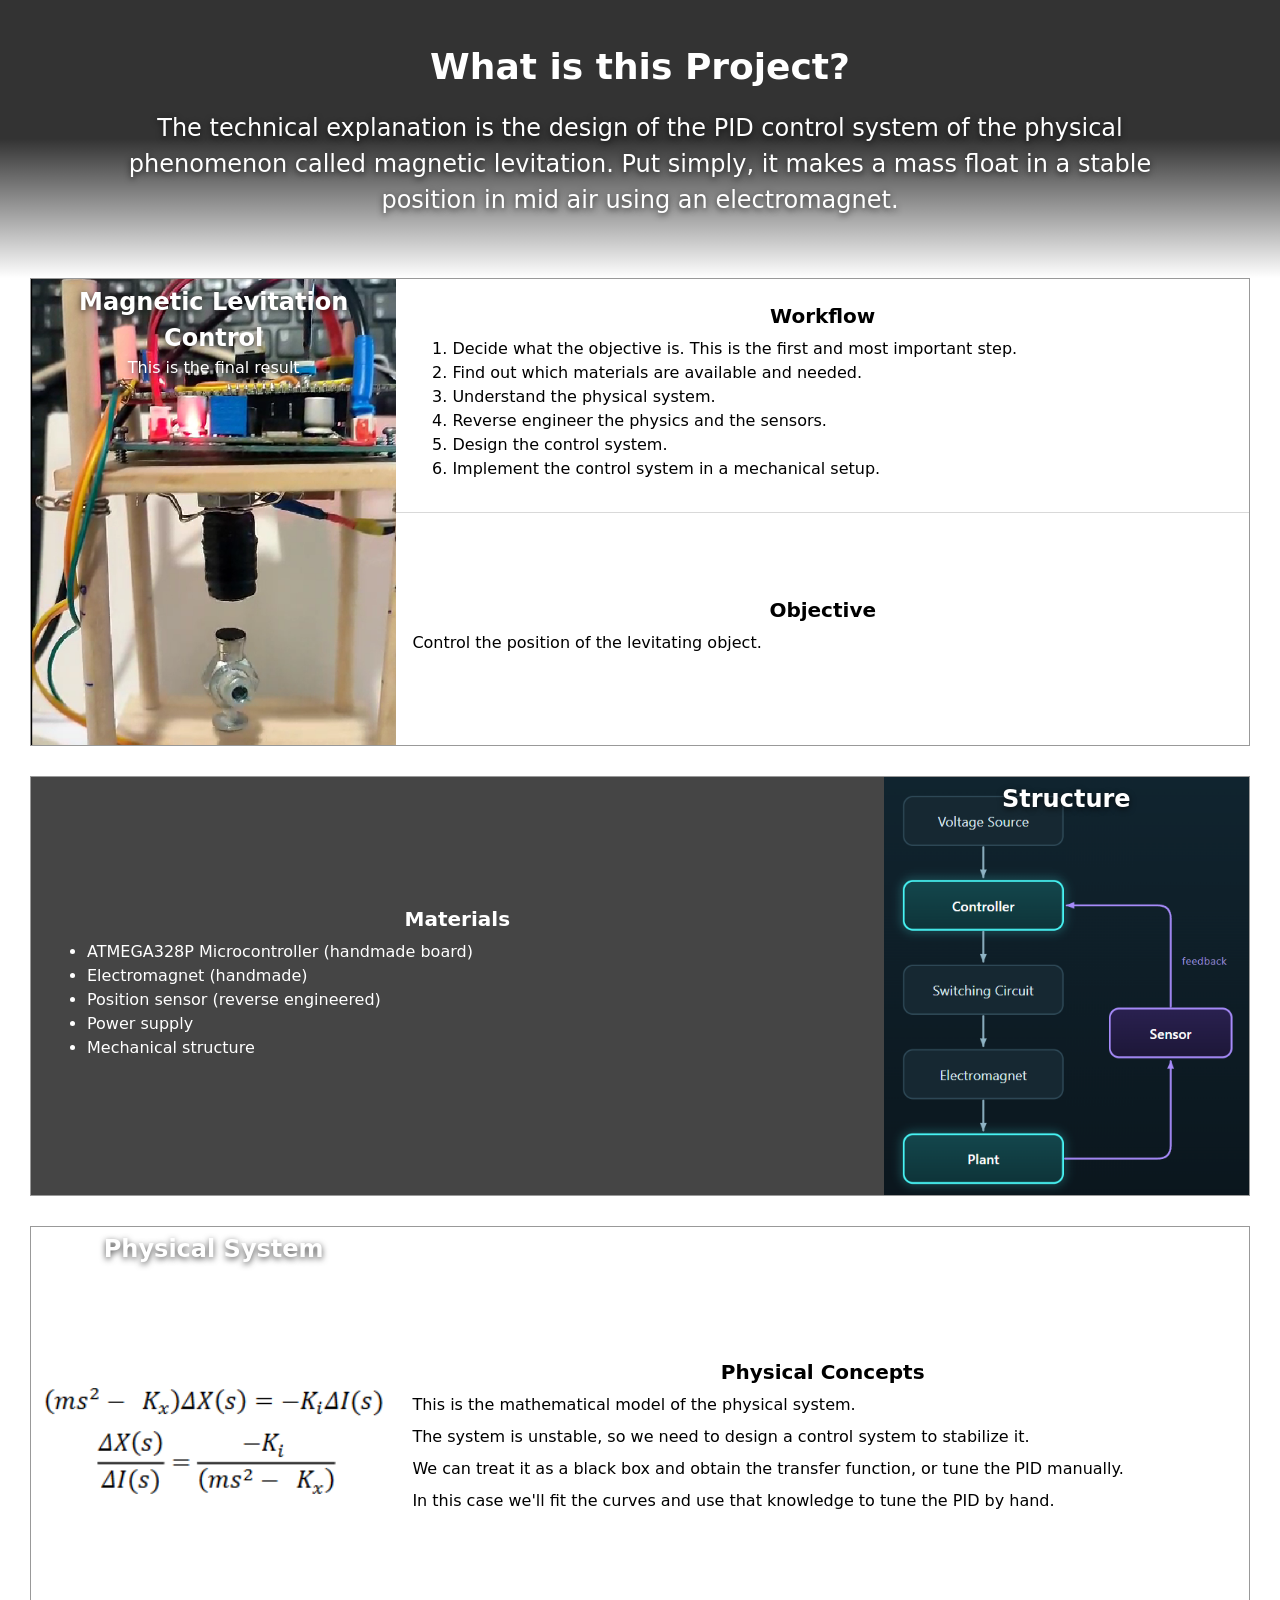
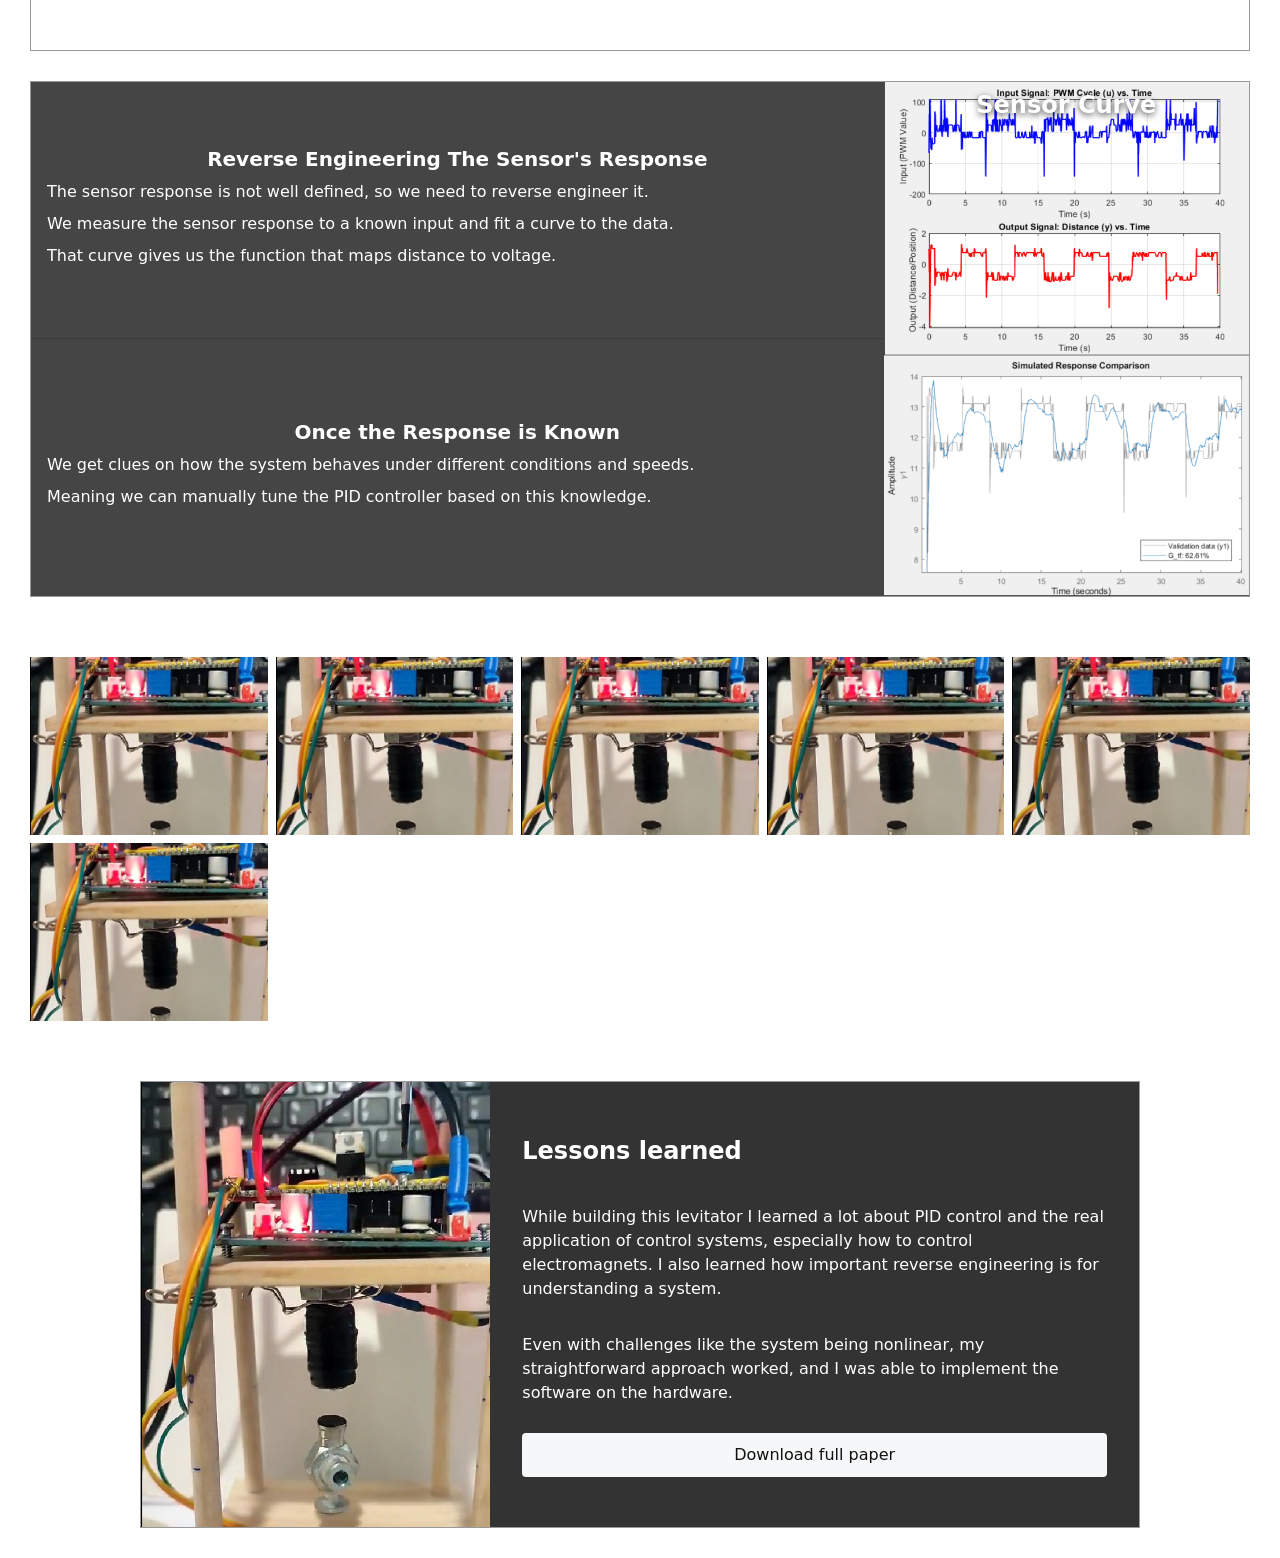
<file: Projects/Levitator_paper.html>
<!DOCTYPE html>
<html lang="en">
<head>
    <meta charset="UTF-8">
    <meta name="viewport" content="width=device-width, initial-scale=1.0">
    <title>Magnetic Levitation Control</title>
    <link rel="stylesheet" href="style.css">
</head>
<body>

    <!-- 1. HERO / INTRO -->
    <header class="top-description">
        <h1>What is this Project?</h1>
        <p>
            The technical explanation is the design of the PID control system of the physical phenomenon called magnetic levitation.
            Put simply, it makes a mass float in a stable position in mid air using an electromagnet.
        </p>
    </header>

    <!-- 2. ALTERNATING LIST (odd = image left, even = image right, automatic) -->
    <main class="project-list">

        <article class="list-item">
            <div class="media">
                <img src="project_images/Levitator_1.png" alt="Levitator Image">
                <div class="overlay">
                    <h1>Magnetic Levitation Control</h1>
                    <p>This is the final result</p>
                </div>
            </div>
            <div class="content">
                <section class="panel">
                    <h2>Workflow</h2>
                    <ol>
                        <li>Decide what the objective is. This is the first and most important step.</li>
                        <li>Find out which materials are available and needed.</li>
                        <li>Understand the physical system.</li>
                        <li>Reverse engineer the physics and the sensors.</li>
                        <li>Design the control system.</li>
                        <li>Implement the control system in a mechanical setup.</li>
                    </ol>
                </section>
                <section class="panel">
                    <h2>Objective</h2>
                    <p>Control the position of the levitating object.</p>
                </section>
            </div>
        </article>


        <article class="list-item">
            <div class="media">
                <img src="project_images/Diagram_Maglev.png" alt="Levitator structure">
                <div class="overlay"><h1>Structure</h1></div>
            </div>
            <div class="content">
                <section class="panel">
                    <h2>Materials</h2>
                    <ul>
                        <li>ATMEGA328P Microcontroller (handmade board)</li>
                        <li>Electromagnet (handmade)</li>
                        <li>Position sensor (reverse engineered)</li>
                        <li>Power supply</li>
                        <li>Mechanical structure</li>
                    </ul>
                </section>
            </div>
        </article>

        <article class="list-item">
            <div class="media">
                <img src="project_images/Levitation_Formula.png" alt="Physical system">
                <div class="overlay"><h1>Physical System</h1></div>
            </div>
            <div class="content">
                <section class="panel">
                    <h2>Physical Concepts</h2>
                    <p>This is the mathematical model of the physical system.</p>
                    <p>The system is unstable, so we need to design a control system to stabilize it.</p>
                    <p>We can treat it as a black box and obtain the transfer function, or tune the PID manually.</p>
                    <p>In this case we'll fit the curves and use that knowledge to tune the PID by hand.</p>
                </section>
            </div>
        </article>

        <article class="list-item">
            <div class="media">
                <img src="project_images/Black_Box_Solution.png" alt="Sensor curve">
                <div class="overlay"><h1>Sensor Curve</h1></div>
            </div>
            <div class="content">
                <section class="panel">
                    <h2>Reverse Engineering The Sensor's Response</h2>
                    <p>The sensor response is not well defined, so we need to reverse engineer it.</p>
                    <p>We measure the sensor response to a known input and fit a curve to the data.</p>
                    <p>That curve gives us the function that maps distance to voltage.</p>
                </section>
                <section class="panel">
                    <h2>Once the Response is Known</h2>
                    <p>We get clues on how the system behaves under different conditions and speeds.</p>
                    <p>Meaning we can manually tune the PID controller based on this knowledge.</p>
                </section>
            </div>
        </article>

    </main>

    <!-- 3. GALLERY (add as many images as you want) -->
    <section class="gallery">
        <img src="project_images/Levitator_1.png" alt="">
        <img src="project_images/Levitator_1.png" alt="">
        <img src="project_images/Levitator_1.png" alt="">
        <img src="project_images/Levitator_1.png" alt="">
        <img src="project_images/Levitator_1.png" alt="">
        <img src="project_images/Levitator_1.png" alt="">
    </section>

    <!-- 4. CLOSING NARRATIVE -->
    <section class="closing">
        <img src="project_images/Levitator_1.png" alt="The finished maglev device">

        <div class="closing-text">
            <h2>Lessons learned</h2>
            <p>
                While building this levitator I learned a lot about PID control and the real
                application of control systems, especially how to control electromagnets. I also
                learned how important reverse engineering is for understanding a system.
            </p>
            <p>
                Even with challenges like the system being nonlinear, my straightforward approach
                worked, and I was able to implement the software on the hardware.
            </p>
            <a class="download-button" href="Papers/MAGLEV_VER_3.pdf">Download full paper</a>
        </div>
    </section>

</body>
</html>
</file>
<file: style.css>
/* ------------------------------
   General
------------------------------ */

* {
    margin: 0;
    padding: 0;
    box-sizing: border-box;
}

html {
    scroll-behavior: smooth;
}

body {
    font-family: Arial, Helvetica, sans-serif;
    background: #f5f5f5;
    color: #171717;
    line-height: 1.6;
}

.container {
    width: min(1100px, 90%);
    margin: auto;
}

.container h3:hover{
    font-size: 150%;
    transition: all ease-in-out;
    color:#999;
    text-shadow: #ffffff;
}

.container-underlay {
    width: min(1100px, 90%);
    margin: auto;
    position: relative;
    height: fit-content;

}

section {
    padding: 100px 0;
}

h1,
h2,
h3 {
    line-height: 1.1;
}

a {
    color: inherit;
    text-decoration: none;
}


/* ------------------------------
   Navigation
------------------------------ */

nav {
    position: fixed;
    top: 0;
    left: 0;

    width: 100%;

    background: rgba(245, 245, 245, 0.9);

    backdrop-filter: blur(10px);

    z-index: 100;
}

.nav-container {
    width: min(1100px, 90%);
    margin: auto;

    height: 80px;

    display: flex;
    align-items: center;
    justify-content: space-between;
}

.logo {
    font-size: 1.2rem;
    font-weight: bold;
}

.nav-links {
    display: flex;
    gap: 30px;
}

.nav-links a {
    font-size: 0.9rem;
    color: #555;

    transition: color 0.2s;
}

.nav-links a:hover {
    color: #000;
}


/* ------------------------------
   Hero
------------------------------ */

.hero {
    min-height: 100vh;

    display: flex;
    align-items: center;

    background:
        radial-gradient(
            circle at 80% 30%,
            #d9d9d9,
            transparent 35%
        );
}

.hero-content {
    width: min(1100px, 90%);
    margin: auto;
    margin-top: 80px;
    margin-bottom: 40px;
}

.intro {
    font-size: 1.1rem;
    color: #777;

    margin-bottom: 15px;
}

.hero h1 {
    font-size: clamp(3rem, 8vw, 7rem);
    letter-spacing: -5px;
}

.hero h2 {
    font-size: clamp(2rem, 5vw, 4rem);

    color: #777;

    margin-bottom: 30px;
}

.description {
    max-width: 500px;

    font-size: 1.2rem;
    color: #555;

    margin-bottom: 35px;
}

.button {
    display: inline-block;

    padding: 14px 25px;

    background: #171717;
    color: white;

    border-radius: 4px;

    transition: transform 0.2s, background 0.2s;
}

.button:hover {
    transform: translateY(-3px);
    background: #333;
}


/* ------------------------------
   Section headings
------------------------------ */

.section-label {
    font-size: 0.8rem;

    letter-spacing: 3px;

    color: #777;

    margin-bottom: 20px;
}

section h2 {
    font-size: clamp(2rem, 5vw, 4rem);

    margin-bottom: 40px;

    letter-spacing: -2px;
}


/* ------------------------------
   About
------------------------------ */

#about {
    background: white;
}

#about p:not(.section-label) {
    max-width: 700px;

    font-size: 1.2rem;

    color: #555;

    margin-bottom: 20px;
}


/* ------------------------------
   Dark Sections
------------------------------ */

.dark-section {
    background: #171717;
    color: white;
}

.dark-section-underlay {
    position: relative;
    isolation: isolate;
    overflow: hidden;
    background: url('images/Black.png') no-repeat center / cover;
    color: white;
}

.dark-section-underlay::before {
    content: "";
    position: absolute;
    inset: 0;
    background: var(--bg-image) no-repeat center / cover;
    opacity: 0;
    transition: opacity 0.5s ease-in-out;
    z-index: -1;
}

.dark-section-underlay:has(.skill-card-design:hover)::before {
    --bg-image: url('images/Lab_1.jpeg');
    opacity: 0.5;
}

.dark-section-underlay:has(.skill-card-languages:hover)::before {
    --bg-image: url('images/Triflag.jpg');
    opacity: 0.5;
}

.dark-section-underlay:has(.skill-card-programming:hover)::before {
    --bg-image: url('images/CS50.png');
    background-size: cover;
    opacity: 0.5;
}

.dark-section .section-label {
    color: #888;
}


/* ------------------------------
   Skills
------------------------------ */

.skills-grid {
    display: grid;

    grid-template-columns: repeat(3, 1fr);

    gap: 20px;
}

.skill-card-design {
    top: 0;
    left: 0;
    transform: translate(0, 0);

    padding: 35px;

    border: 1px solid #333;

    min-height: 220px;

    transition: transform 0.2s, border-color 0.2s;
}

.skill-card-languages {
    top: 0;
    left: 0;
    transform: translate(0, 0);

    padding: 35px;

    border: 1px solid #333;

    min-height: 220px;

    transition: transform 0.2s, border-color 0.2s;
}

.skill-card-programming {
    top: 0;
    left: 0;
    transform: translate(0, 0);

    padding: 35px;

    border: 1px solid #333;

    min-height: 220px;

    transition: transform 0.2s, border-color 0.2s;
}

.skill-card:hover {
    transform: translateY(-5px);

    border-color: #777;
}

.skill-card-design:hover {
    transform: translateY(-5px);

    border-color: #777;
}

.skill-card-languages:hover {
    transform: translateY(-5px);

    border-color: #777;
}

.skill-card-programming:hover {
    transform: translateY(-5px);

    border-color: #777;
}

.skill-card:hover {
    transform: translateY(-5px);

    border-color: #777;
}

.skill-card h3 {
    text-shadow: 0 2px 6px rgba(0, 0, 0, 0.7);

    font-size: 1.5rem;

    margin-bottom: 20px;
}

.skill-card p {
    text-shadow: 0 2px 6px rgba(0, 0, 0, 0.7);

    color: #aaa;
}


/* ------------------------------
   Certifications
------------------------------ */

.certifications-list {
    border-top: 1px solid #ddd;
}

.certification {
    display: grid;

    grid-template-columns: 80px 1fr 1fr;

    align-items: center;

    padding: 30px 0;

    border-bottom: 1px solid #ddd;
}

.certification:hover {
    background: #d7d7d7;
    transform: translateX(5px);
}

.certification span {
    color: #999;
}

.certification h3 {
    font-size: 1.5rem;
}

.certification p {
    color: #777;
}


/* ------------------------------
   Projects
------------------------------ */

.projects-grid {
    display: grid;

    grid-template-columns: repeat(2, 1fr);

    gap: 20px;
}

.project-card {
    padding: 40px;

    border: 1px solid #333;

    min-height: 300px;

    display: flex;
    flex-direction: column;

    transition: transform 0.2s, border-color 0.2s;
}

.project-card-1 {
    padding: 40px;

    border: 1px solid #333;

    min-height: 300px;

    display: flex;
    flex-direction: column;

    transition: transform 0.2s, border-color 0.2s;
}

.project-card-1::before{
    content: "";
    position: absolute;
    background:url("images/F1_Chasis.jpeg") no-repeat center / cover;
    inset: 0;
    opacity: 0;
    transition: opacity 1s ease-in-out;
    z-index: -1;
}

.project-card-1:hover {
    transform: translateY(-5px);

    border-color: #777;
}

.project-card-1:hover::before {
    opacity: 1;
}

.project-card-2 {
    padding: 40px;

    border: 1px solid #333;

    min-height: 300px;

    display: flex;
    flex-direction: column;

    transition: transform 0.2s, border-color 0.2s;
}

.project-card-2::before{
    content: "";
    position: absolute;
    background:url("images/Wheel_Inside_1.jpeg") no-repeat center / cover;
    inset: 0;
    opacity: 0;
    transition: opacity 1s ease-in-out;
    z-index: -1;
}

.project-card-2:hover {
    transform: translateY(-5px);

    border-color: #777;
}

.project-card-2:hover::before {
    opacity: 1;
}

.project-card-3 {
    padding: 40px;

    border: 1px solid #333;

    min-height: 300px;

    display: flex;
    flex-direction: column;

    transition: transform 0.2s, border-color 0.2s;
}

.project-card-3::before{
    content: "";
    position: absolute;
    background:url("images/Levitator_1.png") no-repeat center / cover;
    inset: 0;
    opacity: 0;
    transition: opacity 1s ease-in-out;
    z-index: -1;
}

.project-card-3:hover {
    transform: translateY(-5px);

    border-color: #777;
}

.project-card-3:hover::before {
    opacity: 1;
}

.project-card-4 {
    padding: 40px;

    border: 1px solid #333;

    min-height: 300px;

    display: flex;
    flex-direction: column;

    transition: transform 0.2s, border-color 0.2s;
}

.project-card-4::before{
    content: "";
    position: absolute;
    background:url("images/Levitator_1.png") no-repeat center / cover;
    inset: 0;
    opacity: 0;
    transition: opacity 1s ease-in-out;
    z-index: -1;
}

.project-card-4:hover {
    transform: translateY(-5px);

    border-color: #777;
}

.project-card-4:hover::before {
    opacity: 1;
}

.project-card-5 {
    padding: 40px;

    border: 1px solid #333;

    min-height: 300px;

    display: flex;
    flex-direction: column;

    transition: transform 0.2s, border-color 0.2s;
}

.project-card-5::before{
    content: "";
    position: absolute;
    background:url("images/Game.png") no-repeat center / cover;
    inset: 0;
    opacity: 0;
    transition: opacity 1s ease-in-out;
    z-index: -1;
}

.project-card-5:hover {
    transform: translateY(-5px);

    border-color: #777;
}

.project-card-5:hover::before {
    opacity: 1;
}

.project-card-6 {
    padding: 40px;

    border: 1px solid #333;

    min-height: 300px;

    display: flex;
    flex-direction: column;

    transition: transform 0.2s, border-color 0.2s;
}

.project-card-6::before{
    content: "";
    position: absolute;
    background:url("images/PSU_Front.jpg") no-repeat center / cover;
    inset: 0;
    opacity: 0;
    transition: opacity 1s ease-in-out;
    z-index: -1;
}

.project-card-6:hover {
    transform: translateY(-5px);

    border-color: #777;
}

.project-card-6:hover::before {
    opacity: 1;
}

.project-card-7 {
    padding: 40px;

    border: 1px solid #333;

    min-height: 300px;

    display: flex;
    flex-direction: column;

    transition: transform 0.2s, border-color 0.2s;
}

.project-card-7::before{
    content: "";
    position: absolute;
    background:url("images/Oscilloscope_Front.jpg") no-repeat center / cover;
    inset: 0;
    opacity: 0;
    transition: opacity 1s ease-in-out;
    z-index: -1;
}

.project-card-7:hover {
    transform: translateY(-5px);

    border-color: #777;
}

.project-card-7:hover::before {
    opacity: 1;
}


.project-number {
    color: #777;

    margin-bottom: 10px;
}

.project-card h3 {
    font-size: 1.8rem;

    margin-bottom: 15px;
}

.project-card p {
    color: #aaa;

    margin-bottom: 25px;
}

.project-tags {
    margin-top: auto;

    font-size: 0.85rem;
    text-shadow: 0 2px 6px white;

    color: white;
}


/* ------------------------------
   Footer
------------------------------ */

footer {
    padding: 40px;

    text-align: center;

    background: #111;

    color: #666;

    font-size: 0.9rem;
}


/* ------------------------------
   Mobile
------------------------------ */

@media (max-width: 700px) {

    .nav-links {
        display: none;
    }

    .hero h1 {
        letter-spacing: -2px;
    }

    .skills-grid {
        grid-template-columns: 1fr;
    }

    .projects-grid {
        grid-template-columns: 1fr;
    }

    .certification {
        grid-template-columns: 50px 1fr;
        gap: 10px;
    }

    .certification p {
        grid-column: 2;
    }

    section {
        padding: 70px 0;
    }

    .overlay-box {
        position: relative;
    }

    .overlay-box img{
        width: 100%;
        display: block;
    }

    .overlay-image h2{
        position: absolute;
        bottom: 20px;
        left: 20px;
        color: white;
        text-shadow: 0 2px 6px rgba(0, 0, 0, 0.7);
    }

}
</file>
<file: Projects/style.css>
/* ---------- Tokens ---------- */
:root {
	--panel-rgb: 0, 0, 0;
	--panel-bg: rgba(var(--panel-rgb), 0.8);
	--media-width: 30%;
	--gap: 30px;
}

/* ---------- Page ---------- */
* { box-sizing: border-box; }

body {
	margin: 0;
	background-color: #ffffff; /* fallback while the image loads */
	/* background: url("project_images/bg.jpg") center / cover no-repeat fixed; */
	font-family: system-ui, sans-serif;
	color: black;
	line-height: 1.5;
}


/* ---------- 1. Hero ---------- */
.top-description {
	text-align: center;
	padding: 40px 40px 60px;
	background: linear-gradient(
		to bottom,
		rgba(var(--panel-rgb), 0.8) 0%,
		rgba(var(--panel-rgb), 0.8) 50%,
		rgba(var(--panel-rgb), 0) 100%
	);
}

.top-description p {
	max-width: 70ch;
	margin: 0 auto;
}

.top-description h1 {
	margin: 0 0 16px;
	font-size: 36px;
	color: white;
}

.top-description p {
	font-size: 24px;
	color: white;
	text-shadow: 0 2px 6px rgba(0, 0, 0, 0.7);
}

/* ---------- 2. List ---------- */
.project-list {
	padding: 0 var(--gap);
}

@keyframes reveal {
	from {
		opacity: 0;
		translate: 40px 40px;
	}
	to {
		opacity: 1;
		translate: 0 0;
	}
}

.list-item {
	display: flex;
	margin-bottom: var(--gap);
	border: 1px solid #999999;
	transition: transform 1s ease;	
	
	animation: reveal linear both;
	animation-timeline: view();
	animation-range: entry 0% entry 40%; 
}

/* manual override: add class="reverse" to force a flip, or "normal" to cancel the auto flip */
.list-item:nth-child(even),
.list-item.reverse {
	flex-direction: row-reverse;
	background-color: rgba(25, 25, 25, 0.808);
	color: white;
}
.list-item.normal {
	flex-direction: row;
}

/* image + overlay live together, so the overlay always sits on the image */
.media {
	position: relative;
	width: var(--media-width);
	flex-shrink: 0;
	
}

.media img {
	display: block;
	width: 100%;
	height: 100%;
	object-fit: cover;
}

.media:hover img {
	transform: scale(1.05);
	transition: transform 0.3s ease;
}

.overlay {
	position: absolute;
	top: 1%;
	left: 1%;
	right: 1%;
	text-align: center;
	color: white;
	text-shadow: 0 2px 6px rgba(0, 0, 0, 0.7);
}

.overlay h1 {
	font-size: 24px;
	margin: 0;
}

.overlay p {
	margin: 0;
}

/* text side: stack as many .panel blocks as you like */
.content {
	flex: 1;
	display: flex;
	flex-direction: column;
}

.panel {
	flex: 1;
	padding: 10px 16px;
	display: flex;
	flex-direction: column;
	justify-content: center;
}

.panel + .panel {
	border-top: 1px solid rgba(0, 0, 0, 0.15);
}

.panel h2 {
	text-align: center;
	margin: 0 0 6px;
	font-size: 20px;
}

.panel p,
.panel ol,
.panel ul {
	margin: 0 0 8px;
	text-align: justify;
}

/* ---------- 3. Gallery ---------- */
.gallery {
	display: grid;
	grid-template-columns: repeat(auto-fill, minmax(220px, 1fr));
	gap: 8px;
	padding: var(--gap);
}

.gallery img {
	display: block;
	width: 100%;
	aspect-ratio: 4 / 3;
	object-fit: cover;
}

/* ---------- 4. Closing text ---------- */
.closing {
	display: flex;
	max-width: 1000px;
	margin: var(--gap) auto;
	background-color: var(--panel-bg);
	border: 1px solid #999999;
	overflow: hidden;
}

.closing img {
	display: block;
	width: 35%;
	object-fit: cover;
	align-self: stretch;     /* image matches the text's height */
}

.closing-text {
	flex: 1;
	padding: 24px 32px;
	display: flex;
	flex-direction: column;
	justify-content: center; /* vertically centered, like your panels */
}

.closing h2 { margin-top: 0; color: white; }
.closing p  { color: white; }

.download-button {
	display: block;
	margin-top: 12px;
	padding: 10px 20px;
	background-color: #f6f7f8;
	color: #111;             /* dark text on the light button */
	text-align: center;
	text-decoration: none;
	border-radius: 4px;
	transition: background-color 0.3s ease;
}

.download-button:hover {
	background-color: #47f4f4;
}

/* image on the right: add class="closing reverse" */
.closing.reverse { flex-direction: row-reverse; }

/* ---------- Mobile: stack image on top of text ---------- */
@media (max-width: 700px) {

	.closing,
	.closing.reverse { flex-direction: column; }
	.closing img { width: 100%; height: 220px; }

	.list-item,
	.list-item:nth-child(even),
	.list-item.reverse {
		flex-direction: column;
	}

	.media {
		width: 100%;
	}
}
</file>
